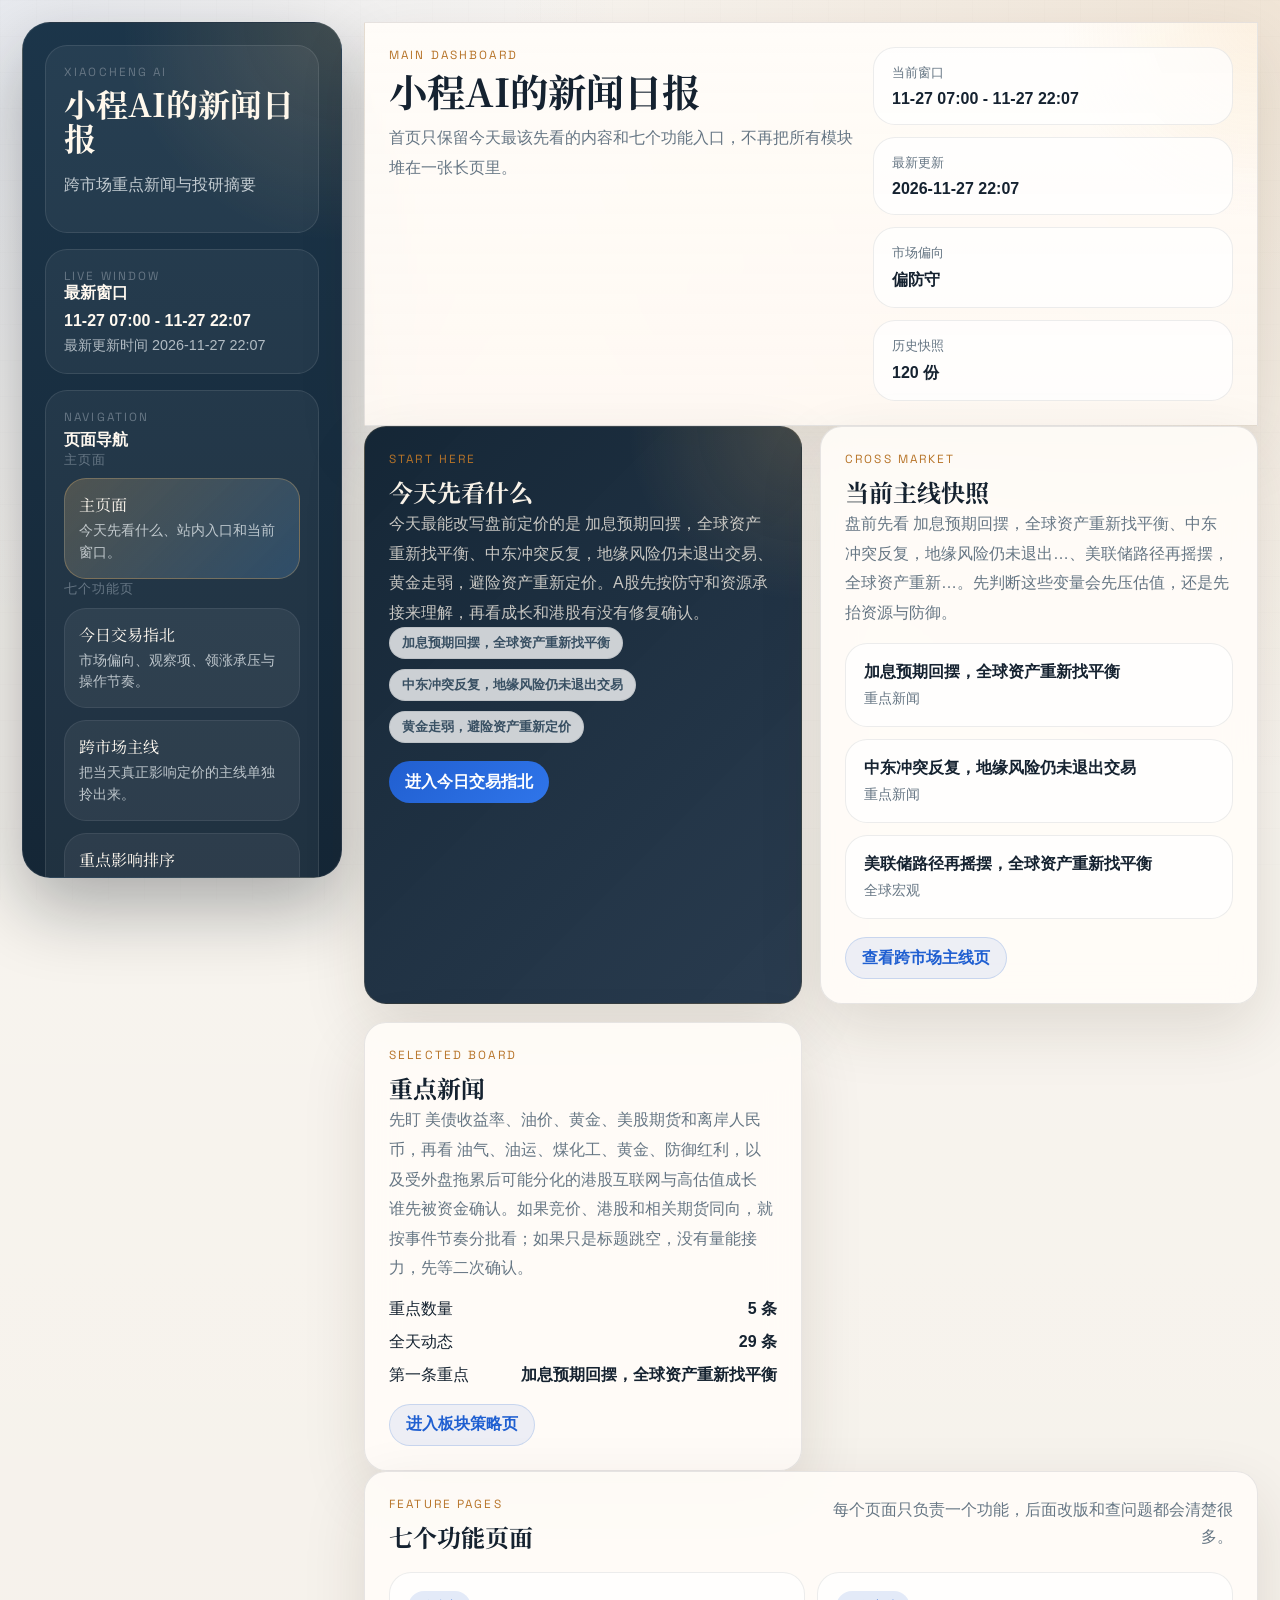
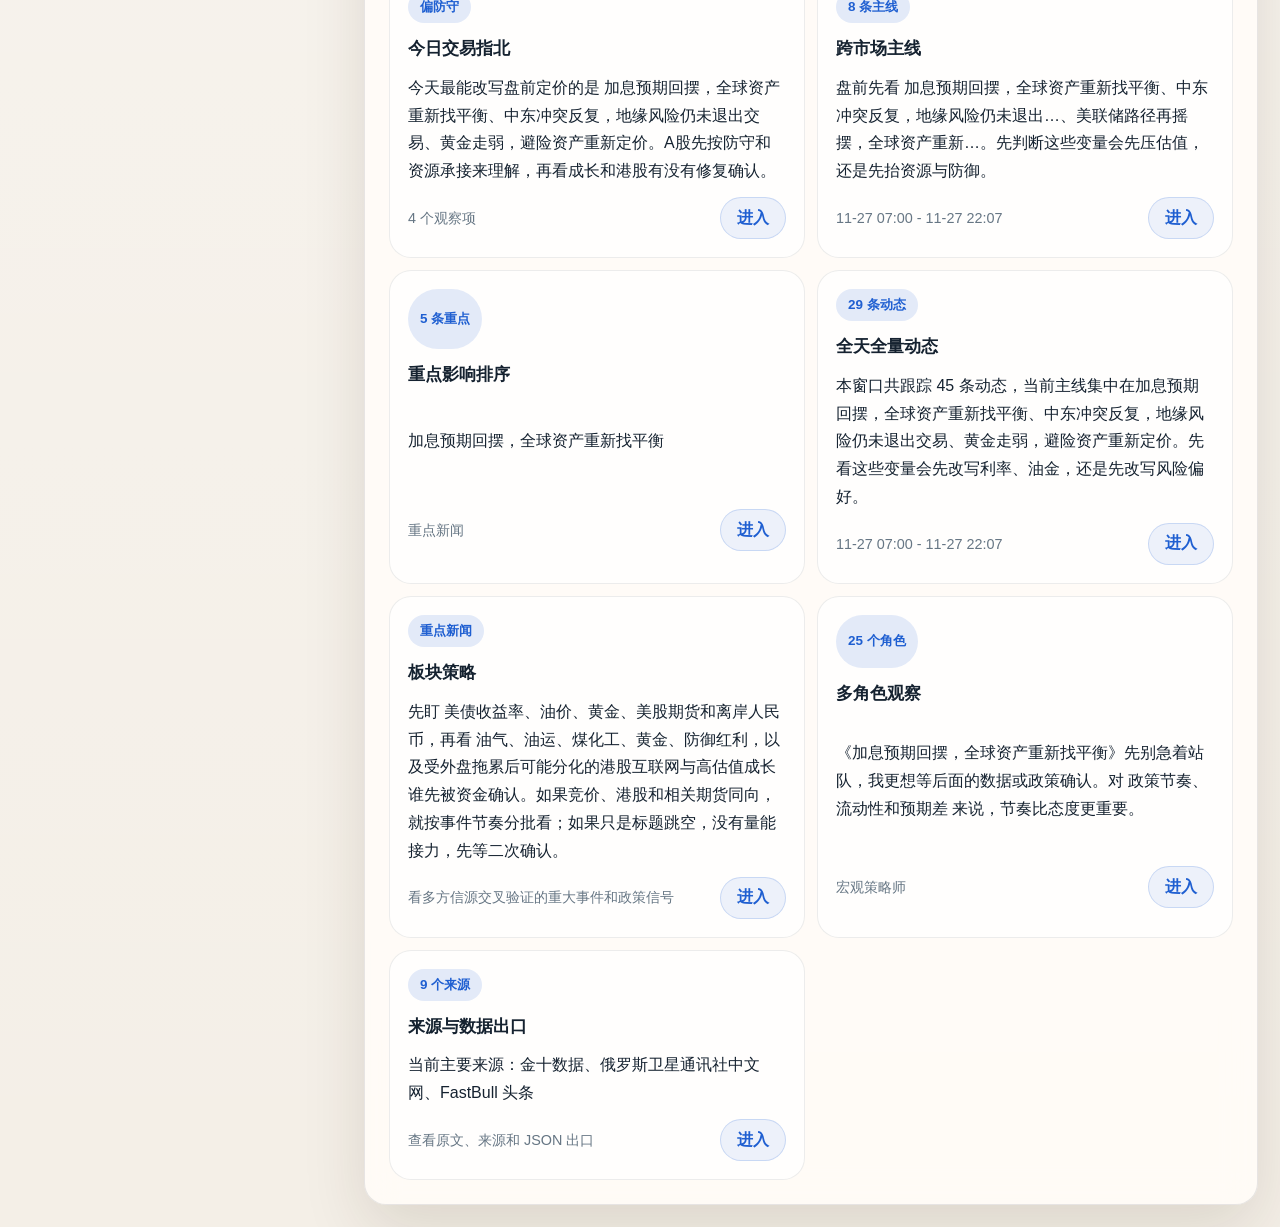
<file: docs/index.html>
<!doctype html>
<html lang="zh-CN">
  <head>
    <meta charset="utf-8" />
    <meta name="viewport" content="width=device-width, initial-scale=1" />
    <title>主页面 | 小程AI的新闻日报</title>
    <meta
      name="description"
      content="小程AI的新闻日报主页面：先看今天最重要的摘要，再进入七个独立功能页。"
    />
    <link rel="icon" href="./favicon.svg" type="image/svg+xml" />
    <link rel="preconnect" href="https://fonts.googleapis.com" />
    <link rel="preconnect" href="https://fonts.gstatic.com" crossorigin />
    <link
      href="https://fonts.googleapis.com/css2?family=Noto+Serif+SC:wght@600;700&family=IBM+Plex+Sans+SC:wght@400;500;600;700&family=Space+Grotesk:wght@500;700&display=swap"
      rel="stylesheet"
    />
    <link rel="stylesheet" href="./assets/app.css" />
    <script src="./assets/app.js" defer></script>
  </head>
  <body data-page="home">
    <div class="site-shell">
      <aside class="site-sidebar">
        <a class="brand-card" href="./index.html">
          <p class="eyebrow">XIAOCHENG AI</p>
          <h1 id="brand-title">小程AI的新闻日报</h1>
          <p class="brand-copy" id="brand-subtitle">跨市场重点新闻与投研摘要</p>
        </a>

        <section class="sidebar-card">
          <p class="eyebrow">Live Window</p>
          <h2 class="sidebar-section-title">最新窗口</h2>
          <strong class="sidebar-status-value" id="sidebar-window">等待最新窗口</strong>
          <span class="sidebar-status-meta" id="sidebar-generated">等待最新快照</span>
        </section>

        <section class="sidebar-card">
          <div class="sidebar-section-head">
            <p class="eyebrow">Navigation</p>
            <h2 class="sidebar-section-title">页面导航</h2>
          </div>
          <div id="sidebar-nav"></div>
        </section>

        <section class="sidebar-card">
          <div class="sidebar-section-head">
            <p class="eyebrow" id="sidebar-category-caption">当前板块上下文</p>
            <h2 class="sidebar-section-title">板块入口</h2>
            <p class="sidebar-copy" id="sidebar-category-summary">等待板块数据</p>
          </div>
          <div class="category-list" id="sidebar-categories"></div>
        </section>

        <section class="sidebar-card">
          <div class="sidebar-section-head">
            <p class="eyebrow">Author</p>
            <h2 class="sidebar-section-title" id="contact-author">乐毅</h2>
          </div>
          <div class="sidebar-contact-grid">
            <div class="sidebar-contact-link">
              <span>微信</span>
              <strong class="contact-strong" id="contact-wechat">cfu800</strong>
            </div>
            <a class="sidebar-contact-link" id="contact-email-link" href="mailto:3119268060@qq.com">
              <span>邮箱</span>
              <strong class="contact-strong" id="contact-email-value">3119268060@qq.com</strong>
            </a>
            <a class="sidebar-contact-link" id="repo-link" href="https://github.com/acc6cc6-png/daily-news-insight" target="_blank" rel="noreferrer">
              <span>仓库</span>
              <strong class="contact-strong">GitHub</strong>
            </a>
          </div>
        </section>
      </aside>

      <main class="site-main">
        <div id="page-root"></div>
      </main>
    </div>
  </body>
</html>
</file>
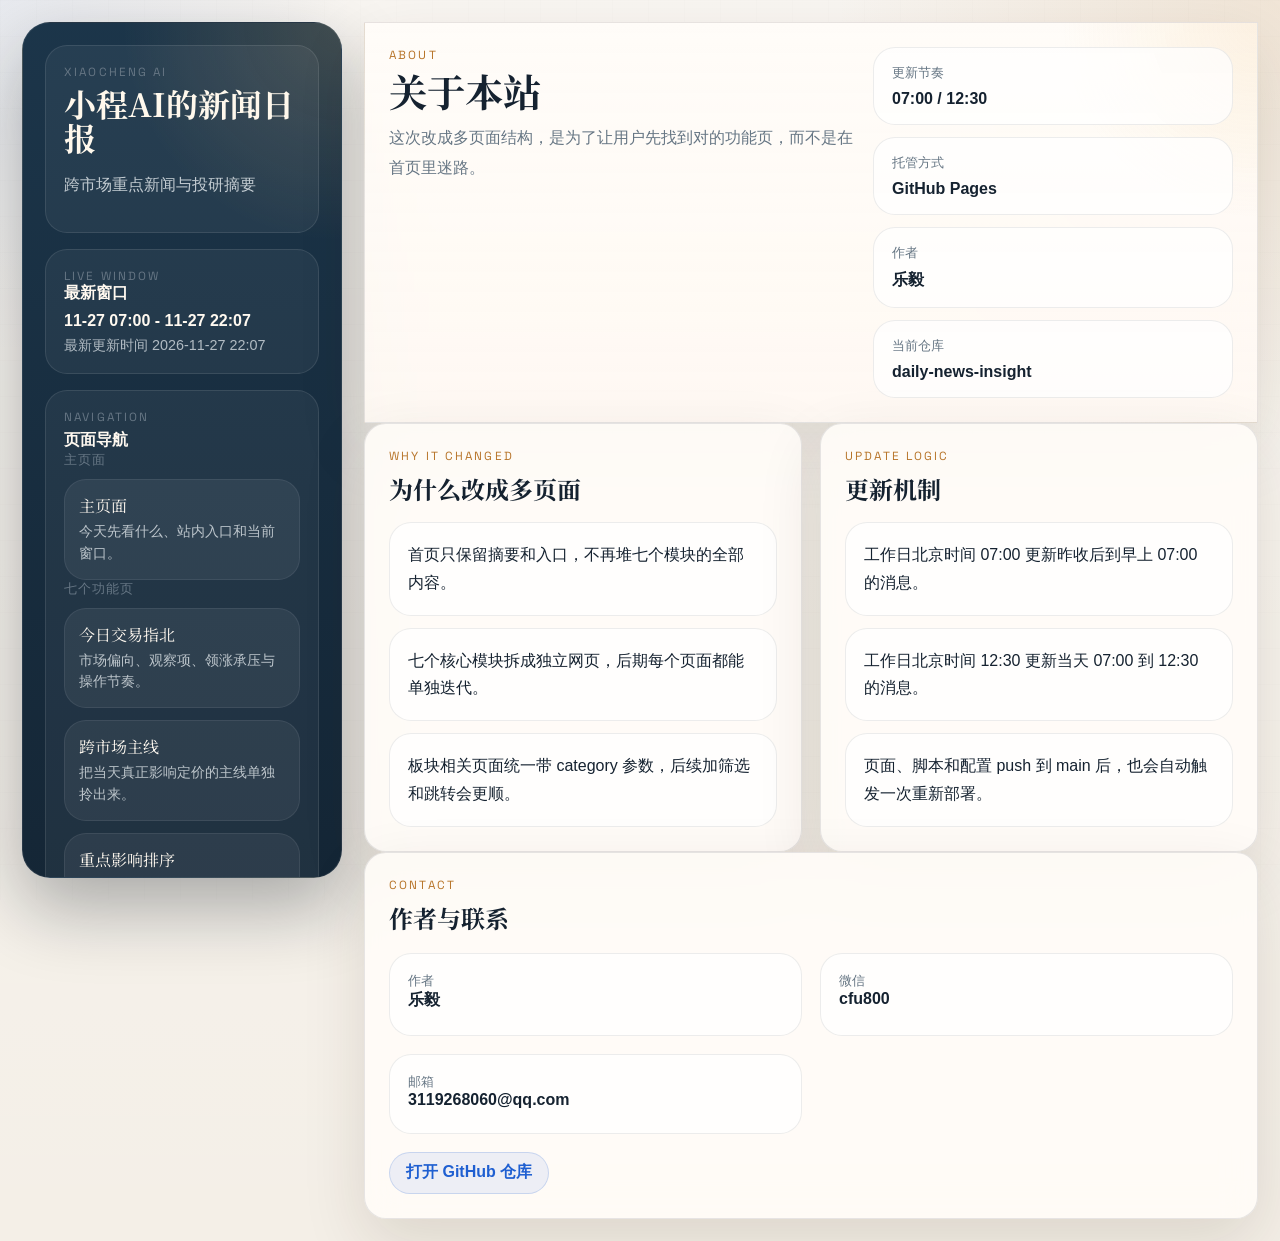
<file: docs/about.html>
<!doctype html>
<html lang="zh-CN">
  <head>
    <meta charset="utf-8" />
    <meta name="viewport" content="width=device-width, initial-scale=1" />
    <title>关于本站 | 小程AI的新闻日报</title>
    <meta name="description" content="了解小程AI的新闻日报的多页面结构、更新机制和部署方式。" />
    <link rel="icon" href="./favicon.svg" type="image/svg+xml" />
    <link rel="preconnect" href="https://fonts.googleapis.com" />
    <link rel="preconnect" href="https://fonts.gstatic.com" crossorigin />
    <link href="https://fonts.googleapis.com/css2?family=Noto+Serif+SC:wght@600;700&family=IBM+Plex+Sans+SC:wght@400;500;600;700&family=Space+Grotesk:wght@500;700&display=swap" rel="stylesheet" />
    <link rel="stylesheet" href="./assets/app.css" />
    <script src="./assets/app.js" defer></script>
  </head>
  <body data-page="about">
    <div class="site-shell">
      <aside class="site-sidebar">
        <a class="brand-card" href="./index.html">
          <p class="eyebrow">XIAOCHENG AI</p>
          <h1 id="brand-title">小程AI的新闻日报</h1>
          <p class="brand-copy" id="brand-subtitle">跨市场重点新闻与投研摘要</p>
        </a>
        <section class="sidebar-card">
          <p class="eyebrow">Live Window</p>
          <h2 class="sidebar-section-title">最新窗口</h2>
          <strong class="sidebar-status-value" id="sidebar-window">等待最新窗口</strong>
          <span class="sidebar-status-meta" id="sidebar-generated">等待最新快照</span>
        </section>
        <section class="sidebar-card">
          <div class="sidebar-section-head">
            <p class="eyebrow">Navigation</p>
            <h2 class="sidebar-section-title">页面导航</h2>
          </div>
          <div id="sidebar-nav"></div>
        </section>
        <section class="sidebar-card">
          <div class="sidebar-section-head">
            <p class="eyebrow" id="sidebar-category-caption">快速进入板块页</p>
            <h2 class="sidebar-section-title">板块入口</h2>
            <p class="sidebar-copy" id="sidebar-category-summary">等待板块数据</p>
          </div>
          <div class="category-list" id="sidebar-categories"></div>
        </section>
        <section class="sidebar-card">
          <div class="sidebar-section-head">
            <p class="eyebrow">Author</p>
            <h2 class="sidebar-section-title" id="contact-author">乐毅</h2>
          </div>
          <div class="sidebar-contact-grid">
            <div class="sidebar-contact-link"><span>微信</span><strong class="contact-strong" id="contact-wechat">cfu800</strong></div>
            <a class="sidebar-contact-link" id="contact-email-link" href="mailto:3119268060@qq.com"><span>邮箱</span><strong class="contact-strong" id="contact-email-value">3119268060@qq.com</strong></a>
            <a class="sidebar-contact-link" id="repo-link" href="https://github.com/acc6cc6-png/daily-news-insight" target="_blank" rel="noreferrer"><span>仓库</span><strong class="contact-strong">GitHub</strong></a>
          </div>
        </section>
      </aside>
      <main class="site-main"><div id="page-root"></div></main>
    </div>
  </body>
</html>
</file>
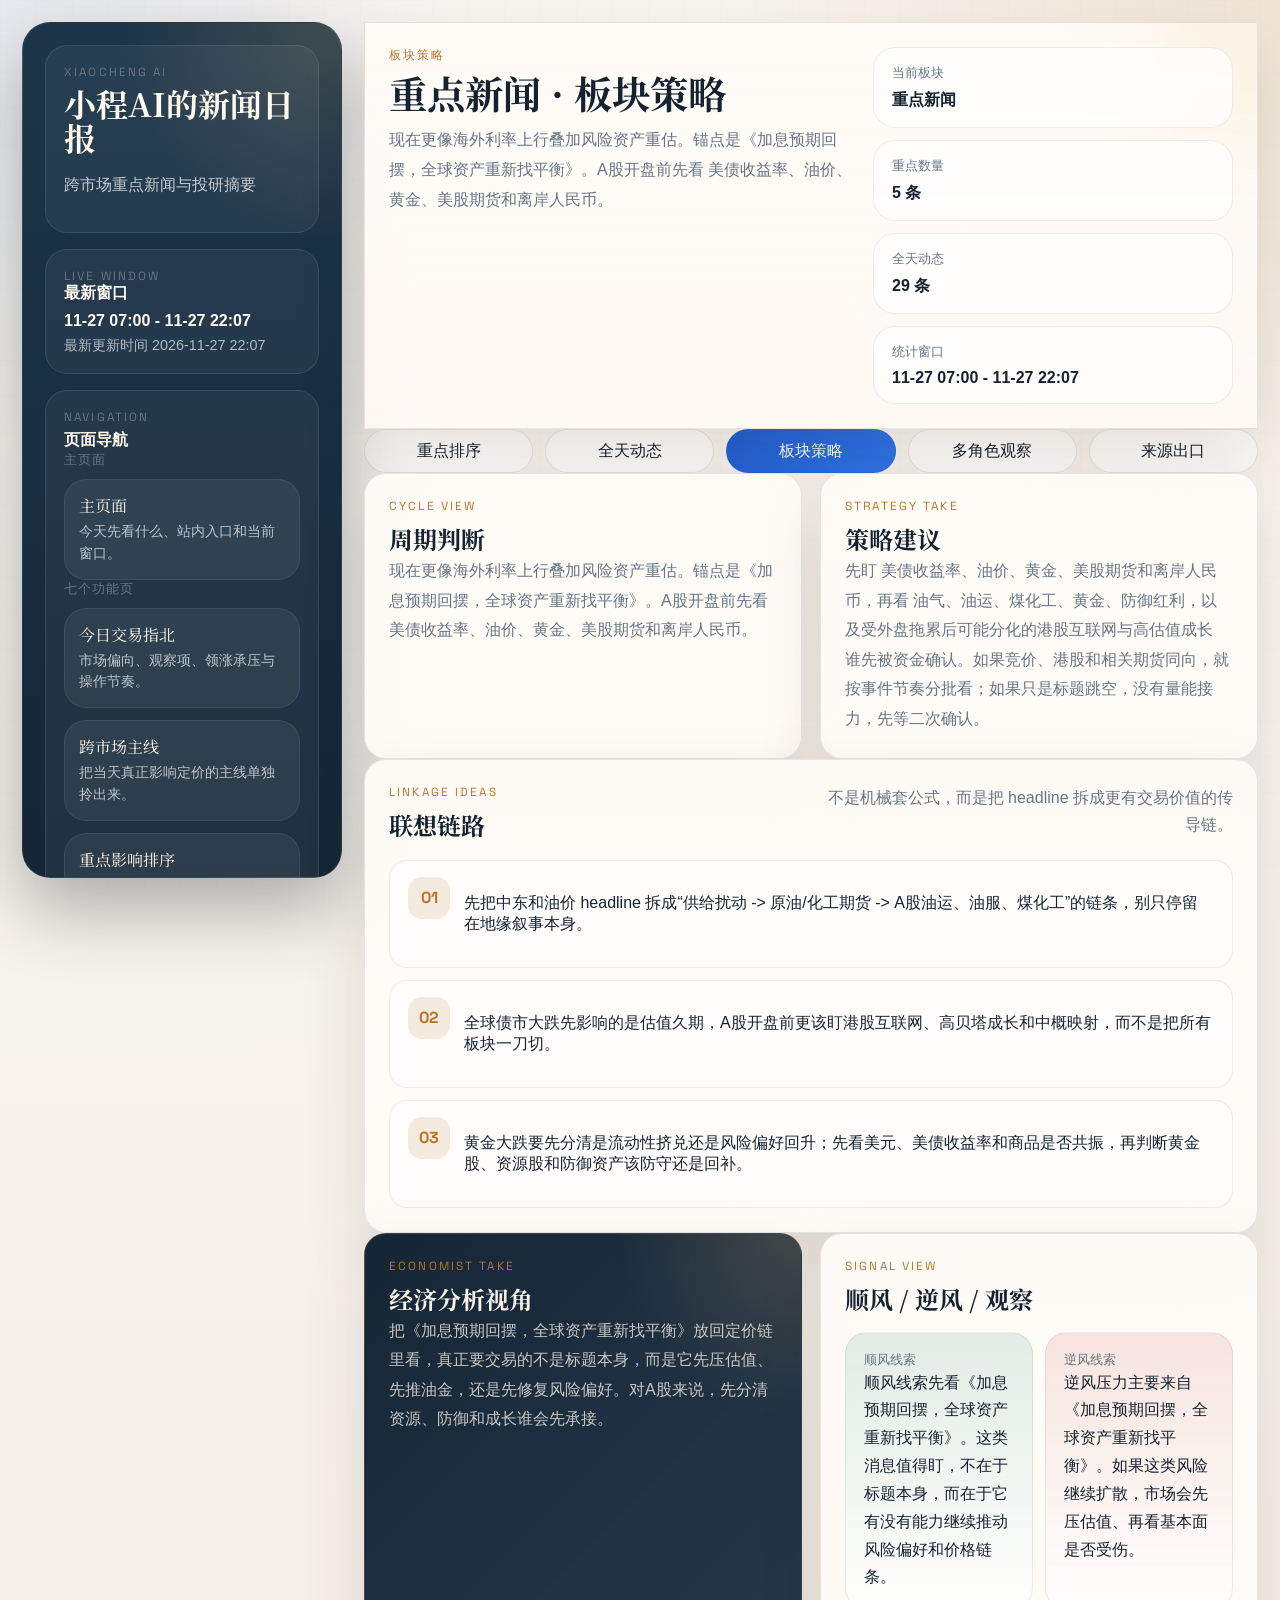
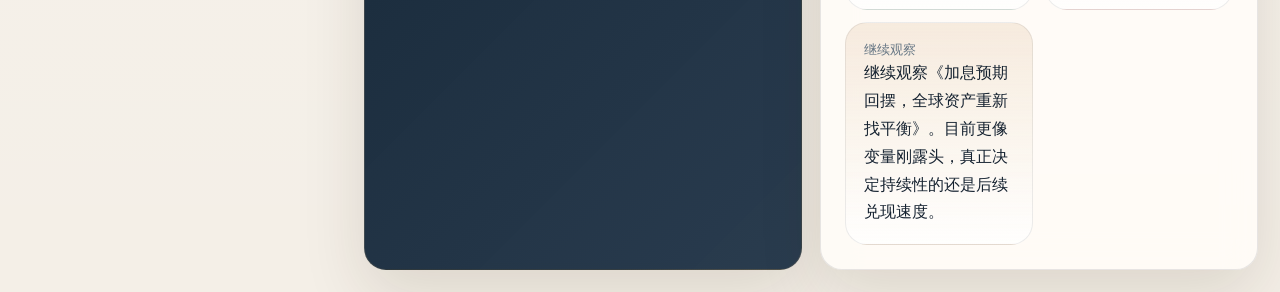
<file: docs/boards.html>
<!doctype html>
<html lang="zh-CN">
  <head>
    <meta charset="utf-8" />
    <meta name="viewport" content="width=device-width, initial-scale=1" />
    <title>板块策略 | 小程AI的新闻日报</title>
    <meta name="description" content="查看板块策略、周期判断、联想链路和经济分析视角。" />
    <link rel="icon" href="./favicon.svg" type="image/svg+xml" />
    <link rel="preconnect" href="https://fonts.googleapis.com" />
    <link rel="preconnect" href="https://fonts.gstatic.com" crossorigin />
    <link href="https://fonts.googleapis.com/css2?family=Noto+Serif+SC:wght@600;700&family=IBM+Plex+Sans+SC:wght@400;500;600;700&family=Space+Grotesk:wght@500;700&display=swap" rel="stylesheet" />
    <link rel="stylesheet" href="./assets/app.css" />
    <script src="./assets/app.js" defer></script>
  </head>
  <body data-page="boards">
    <div class="site-shell">
      <aside class="site-sidebar">
        <a class="brand-card" href="./index.html"><p class="eyebrow">XIAOCHENG AI</p><h1 id="brand-title">小程AI的新闻日报</h1><p class="brand-copy" id="brand-subtitle">跨市场重点新闻与投研摘要</p></a>
        <section class="sidebar-card"><p class="eyebrow">Live Window</p><h2 class="sidebar-section-title">最新窗口</h2><strong class="sidebar-status-value" id="sidebar-window">等待最新窗口</strong><span class="sidebar-status-meta" id="sidebar-generated">等待最新快照</span></section>
        <section class="sidebar-card"><div class="sidebar-section-head"><p class="eyebrow">Navigation</p><h2 class="sidebar-section-title">页面导航</h2></div><div id="sidebar-nav"></div></section>
        <section class="sidebar-card"><div class="sidebar-section-head"><p class="eyebrow" id="sidebar-category-caption">当前板块上下文</p><h2 class="sidebar-section-title">板块入口</h2><p class="sidebar-copy" id="sidebar-category-summary">等待板块数据</p></div><div class="category-list" id="sidebar-categories"></div></section>
        <section class="sidebar-card"><div class="sidebar-section-head"><p class="eyebrow">Author</p><h2 class="sidebar-section-title" id="contact-author">乐毅</h2></div><div class="sidebar-contact-grid"><div class="sidebar-contact-link"><span>微信</span><strong class="contact-strong" id="contact-wechat">cfu800</strong></div><a class="sidebar-contact-link" id="contact-email-link" href="mailto:3119268060@qq.com"><span>邮箱</span><strong class="contact-strong" id="contact-email-value">3119268060@qq.com</strong></a><a class="sidebar-contact-link" id="repo-link" href="https://github.com/acc6cc6-png/daily-news-insight" target="_blank" rel="noreferrer"><span>仓库</span><strong class="contact-strong">GitHub</strong></a></div></section>
      </aside>
      <main class="site-main"><div id="page-root"></div></main>
    </div>
  </body>
</html>
</file>
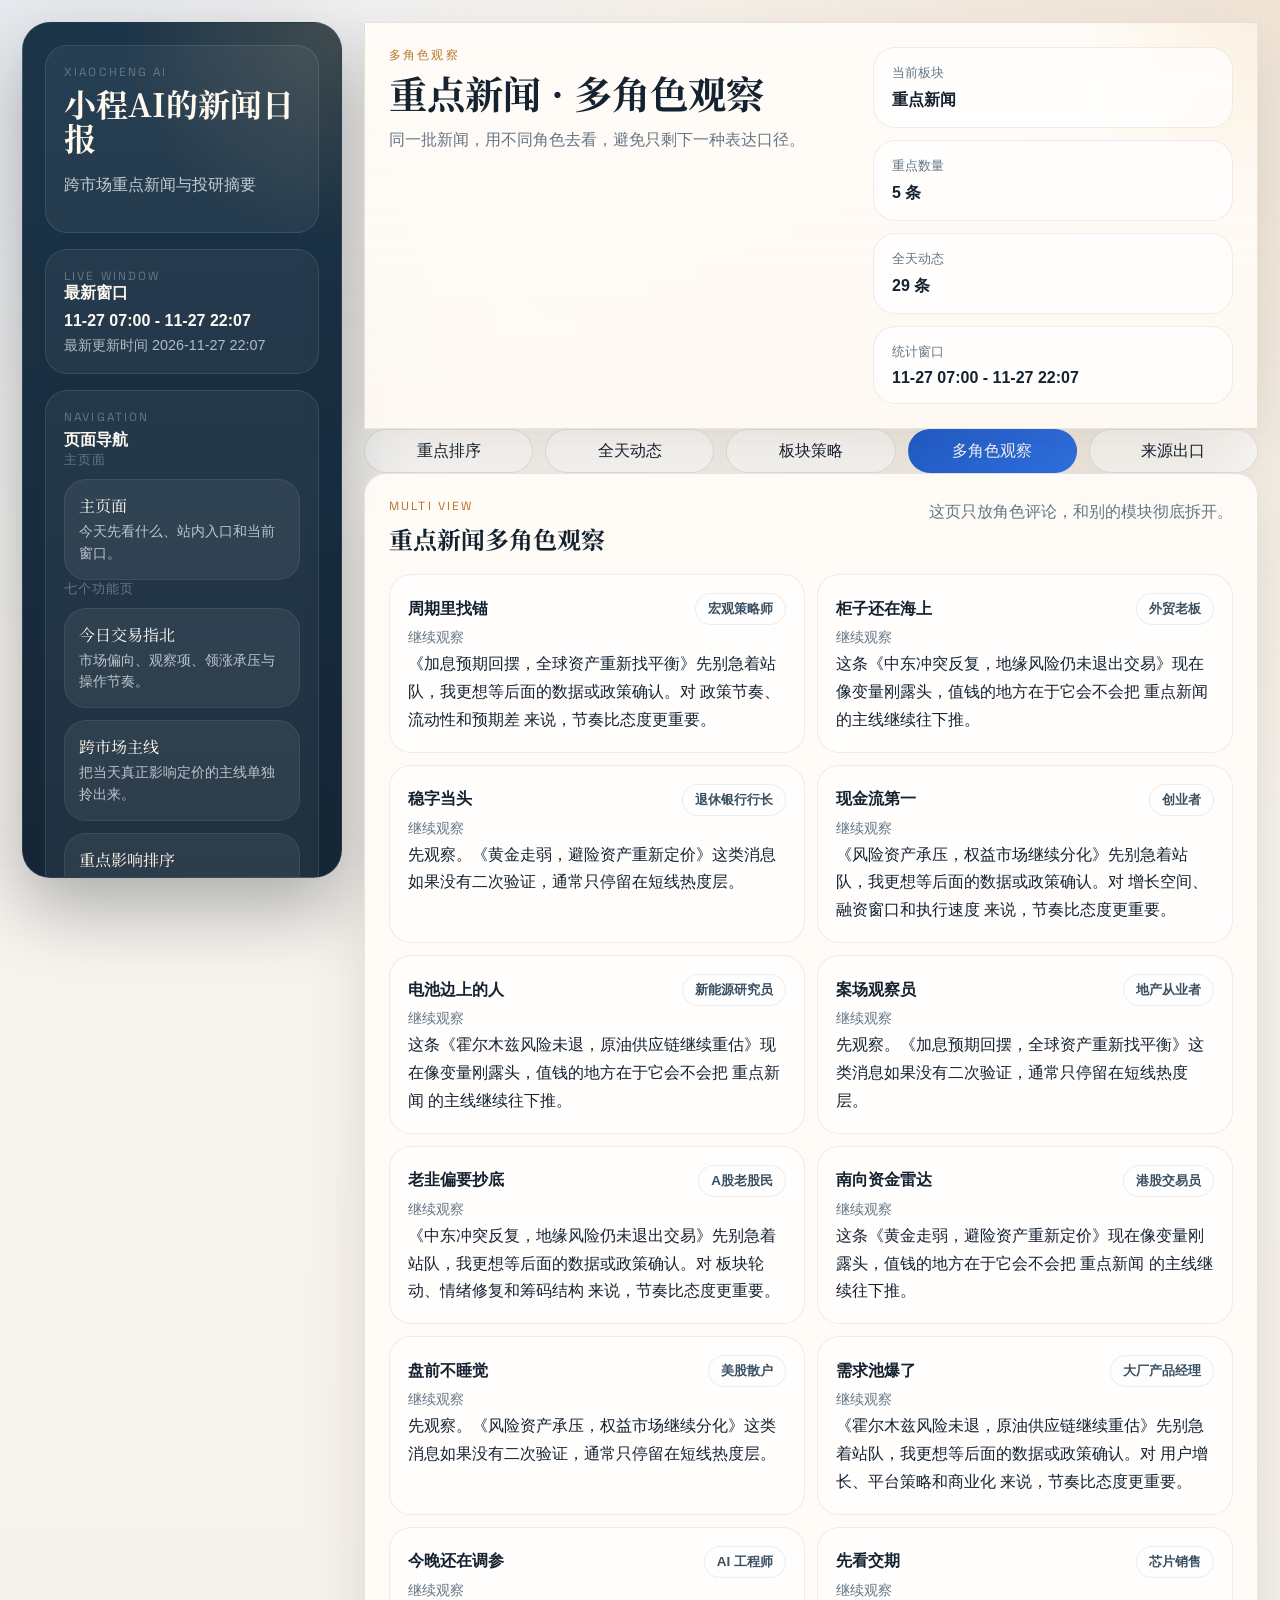
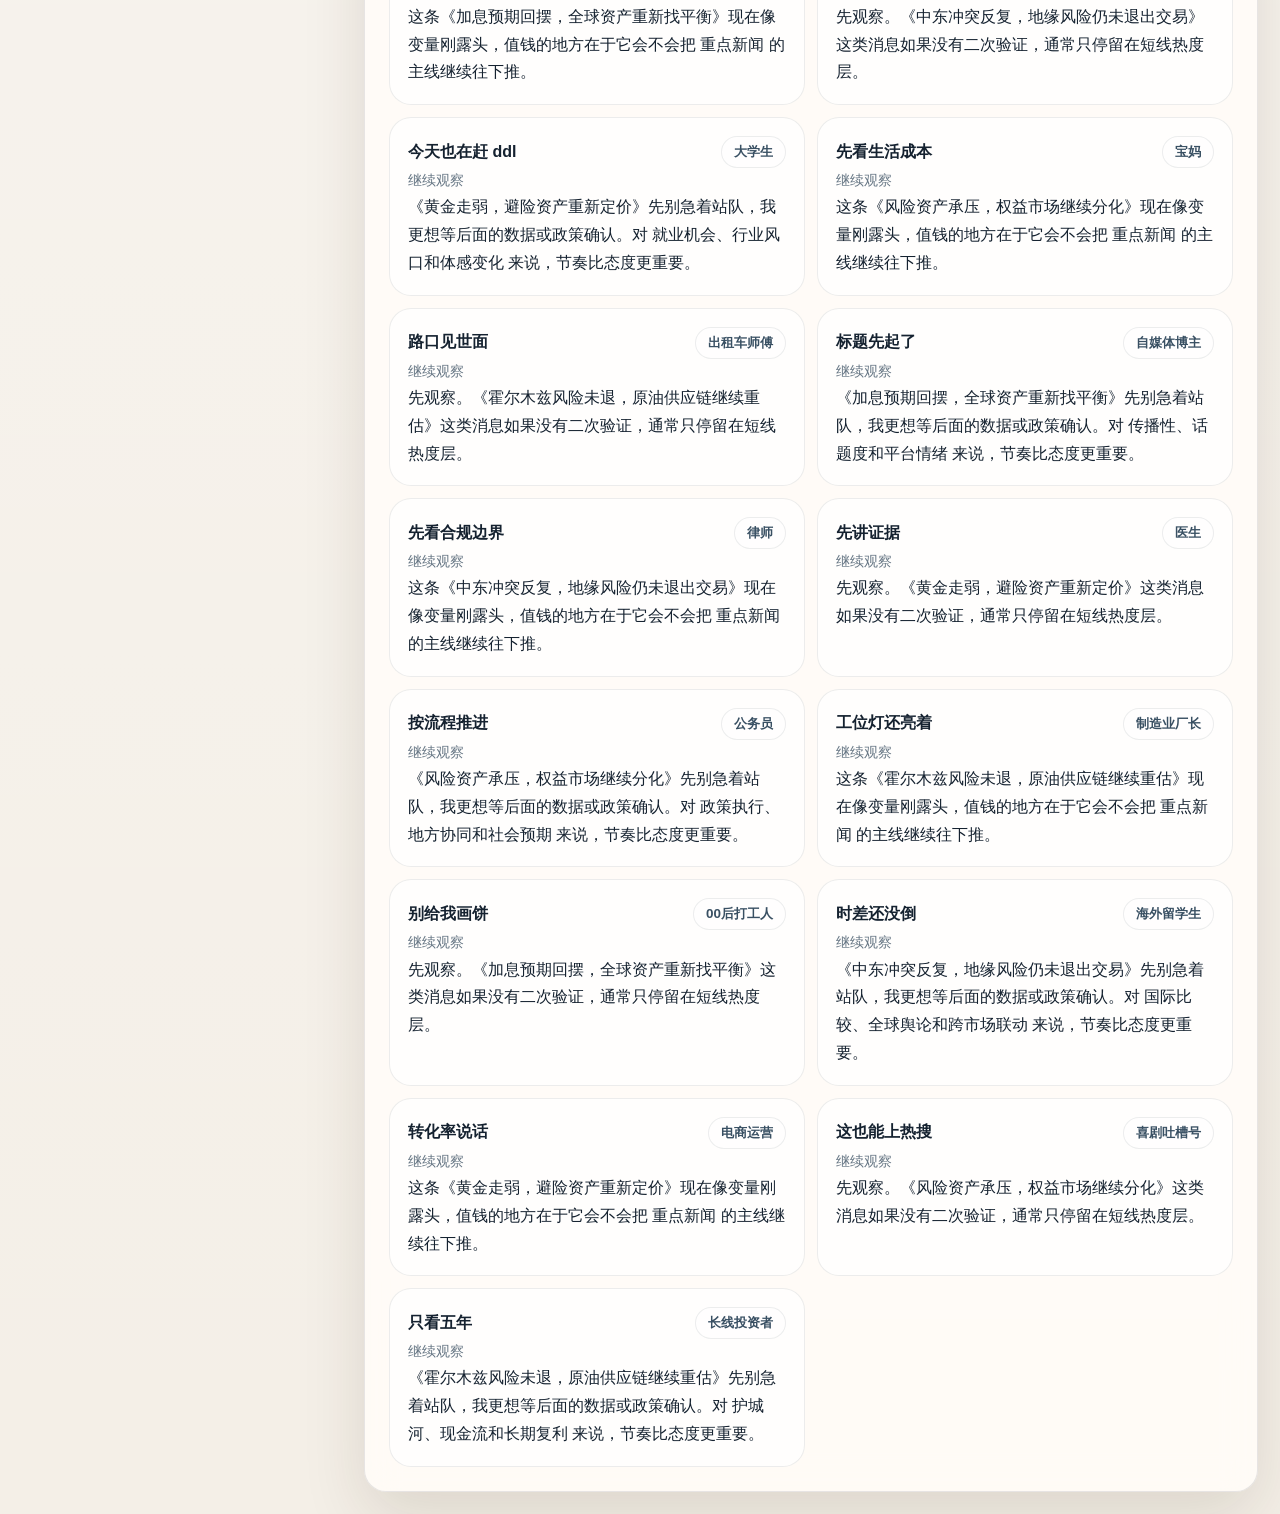
<file: docs/comments.html>
<!doctype html>
<html lang="zh-CN">
  <head>
    <meta charset="utf-8" />
    <meta name="viewport" content="width=device-width, initial-scale=1" />
    <title>多角色观察 | 小程AI的新闻日报</title>
    <meta name="description" content="查看同一批新闻在不同角色视角下的观察内容。" />
    <link rel="icon" href="./favicon.svg" type="image/svg+xml" />
    <link rel="preconnect" href="https://fonts.googleapis.com" />
    <link rel="preconnect" href="https://fonts.gstatic.com" crossorigin />
    <link href="https://fonts.googleapis.com/css2?family=Noto+Serif+SC:wght@600;700&family=IBM+Plex+Sans+SC:wght@400;500;600;700&family=Space+Grotesk:wght@500;700&display=swap" rel="stylesheet" />
    <link rel="stylesheet" href="./assets/app.css" />
    <script src="./assets/app.js" defer></script>
  </head>
  <body data-page="comments">
    <div class="site-shell">
      <aside class="site-sidebar">
        <a class="brand-card" href="./index.html"><p class="eyebrow">XIAOCHENG AI</p><h1 id="brand-title">小程AI的新闻日报</h1><p class="brand-copy" id="brand-subtitle">跨市场重点新闻与投研摘要</p></a>
        <section class="sidebar-card"><p class="eyebrow">Live Window</p><h2 class="sidebar-section-title">最新窗口</h2><strong class="sidebar-status-value" id="sidebar-window">等待最新窗口</strong><span class="sidebar-status-meta" id="sidebar-generated">等待最新快照</span></section>
        <section class="sidebar-card"><div class="sidebar-section-head"><p class="eyebrow">Navigation</p><h2 class="sidebar-section-title">页面导航</h2></div><div id="sidebar-nav"></div></section>
        <section class="sidebar-card"><div class="sidebar-section-head"><p class="eyebrow" id="sidebar-category-caption">当前板块上下文</p><h2 class="sidebar-section-title">板块入口</h2><p class="sidebar-copy" id="sidebar-category-summary">等待板块数据</p></div><div class="category-list" id="sidebar-categories"></div></section>
        <section class="sidebar-card"><div class="sidebar-section-head"><p class="eyebrow">Author</p><h2 class="sidebar-section-title" id="contact-author">乐毅</h2></div><div class="sidebar-contact-grid"><div class="sidebar-contact-link"><span>微信</span><strong class="contact-strong" id="contact-wechat">cfu800</strong></div><a class="sidebar-contact-link" id="contact-email-link" href="mailto:3119268060@qq.com"><span>邮箱</span><strong class="contact-strong" id="contact-email-value">3119268060@qq.com</strong></a><a class="sidebar-contact-link" id="repo-link" href="https://github.com/acc6cc6-png/daily-news-insight" target="_blank" rel="noreferrer"><span>仓库</span><strong class="contact-strong">GitHub</strong></a></div></section>
      </aside>
      <main class="site-main"><div id="page-root"></div></main>
    </div>
  </body>
</html>
</file>
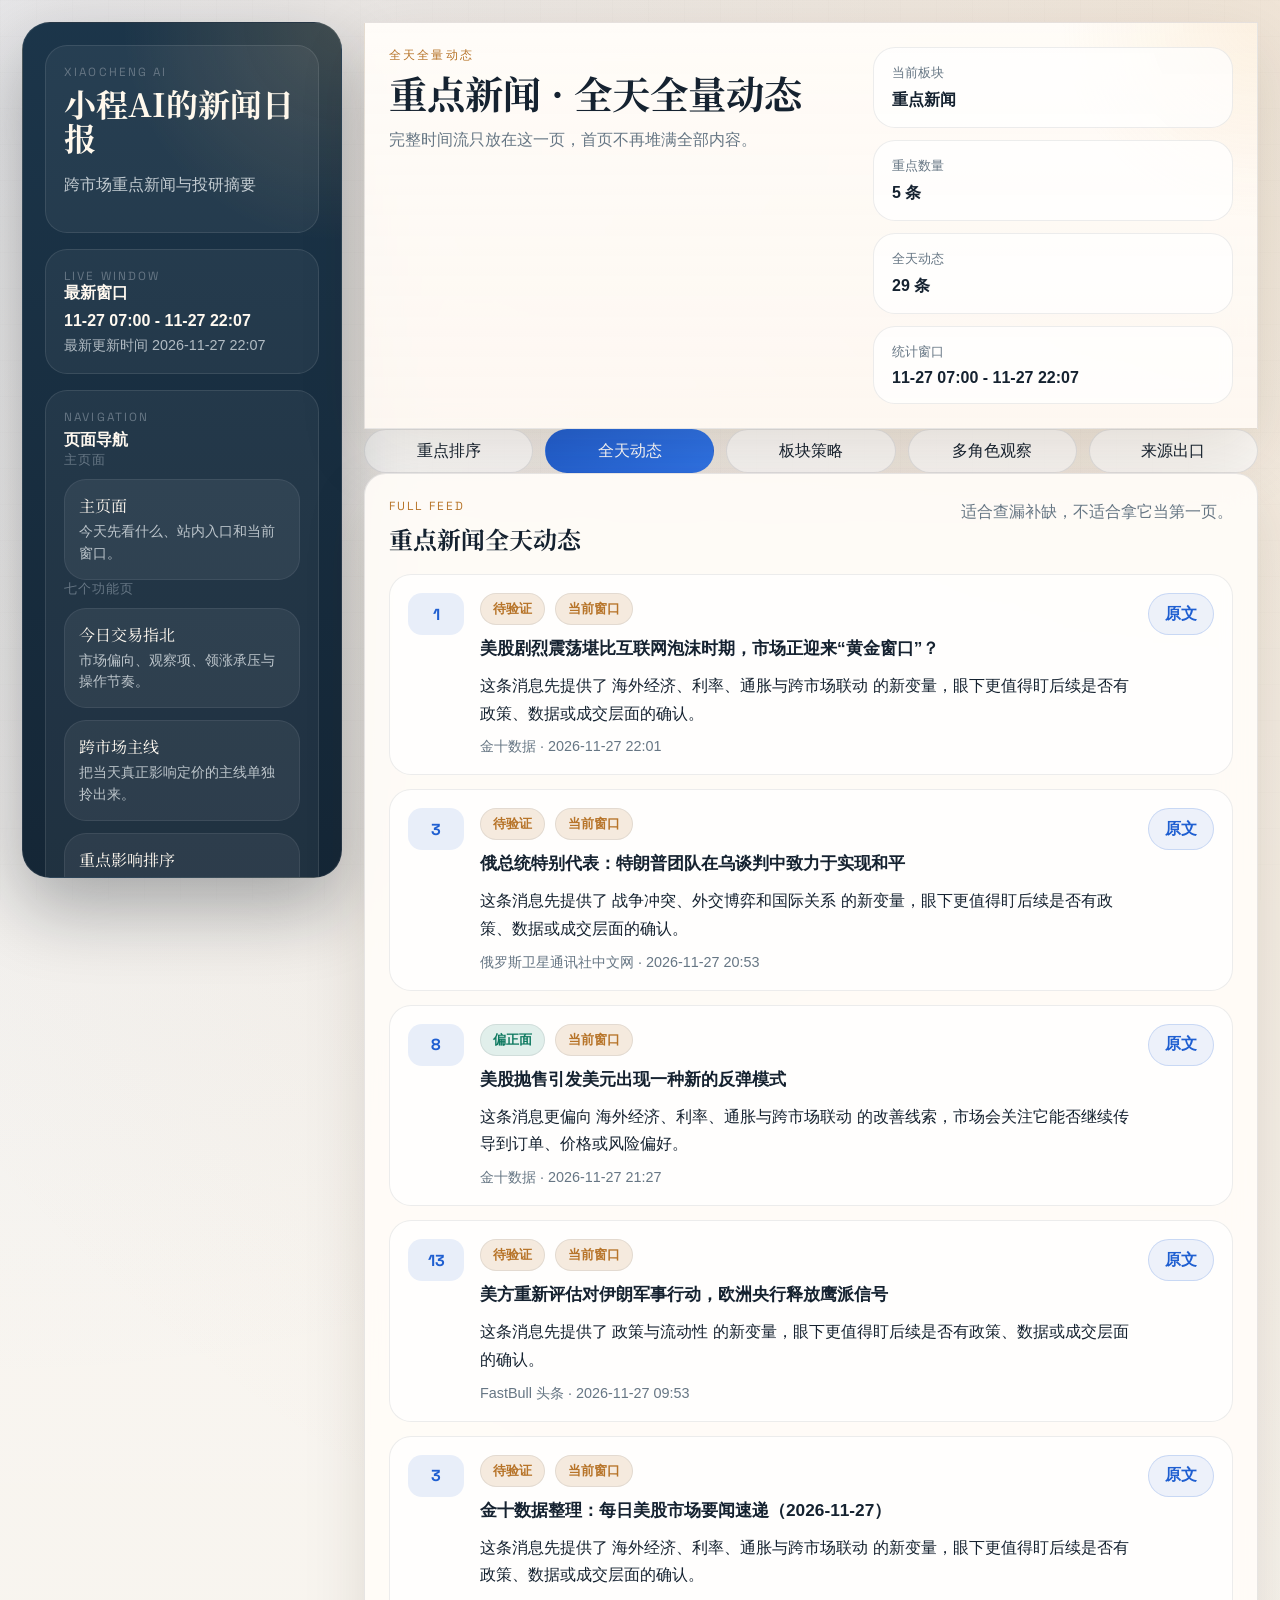
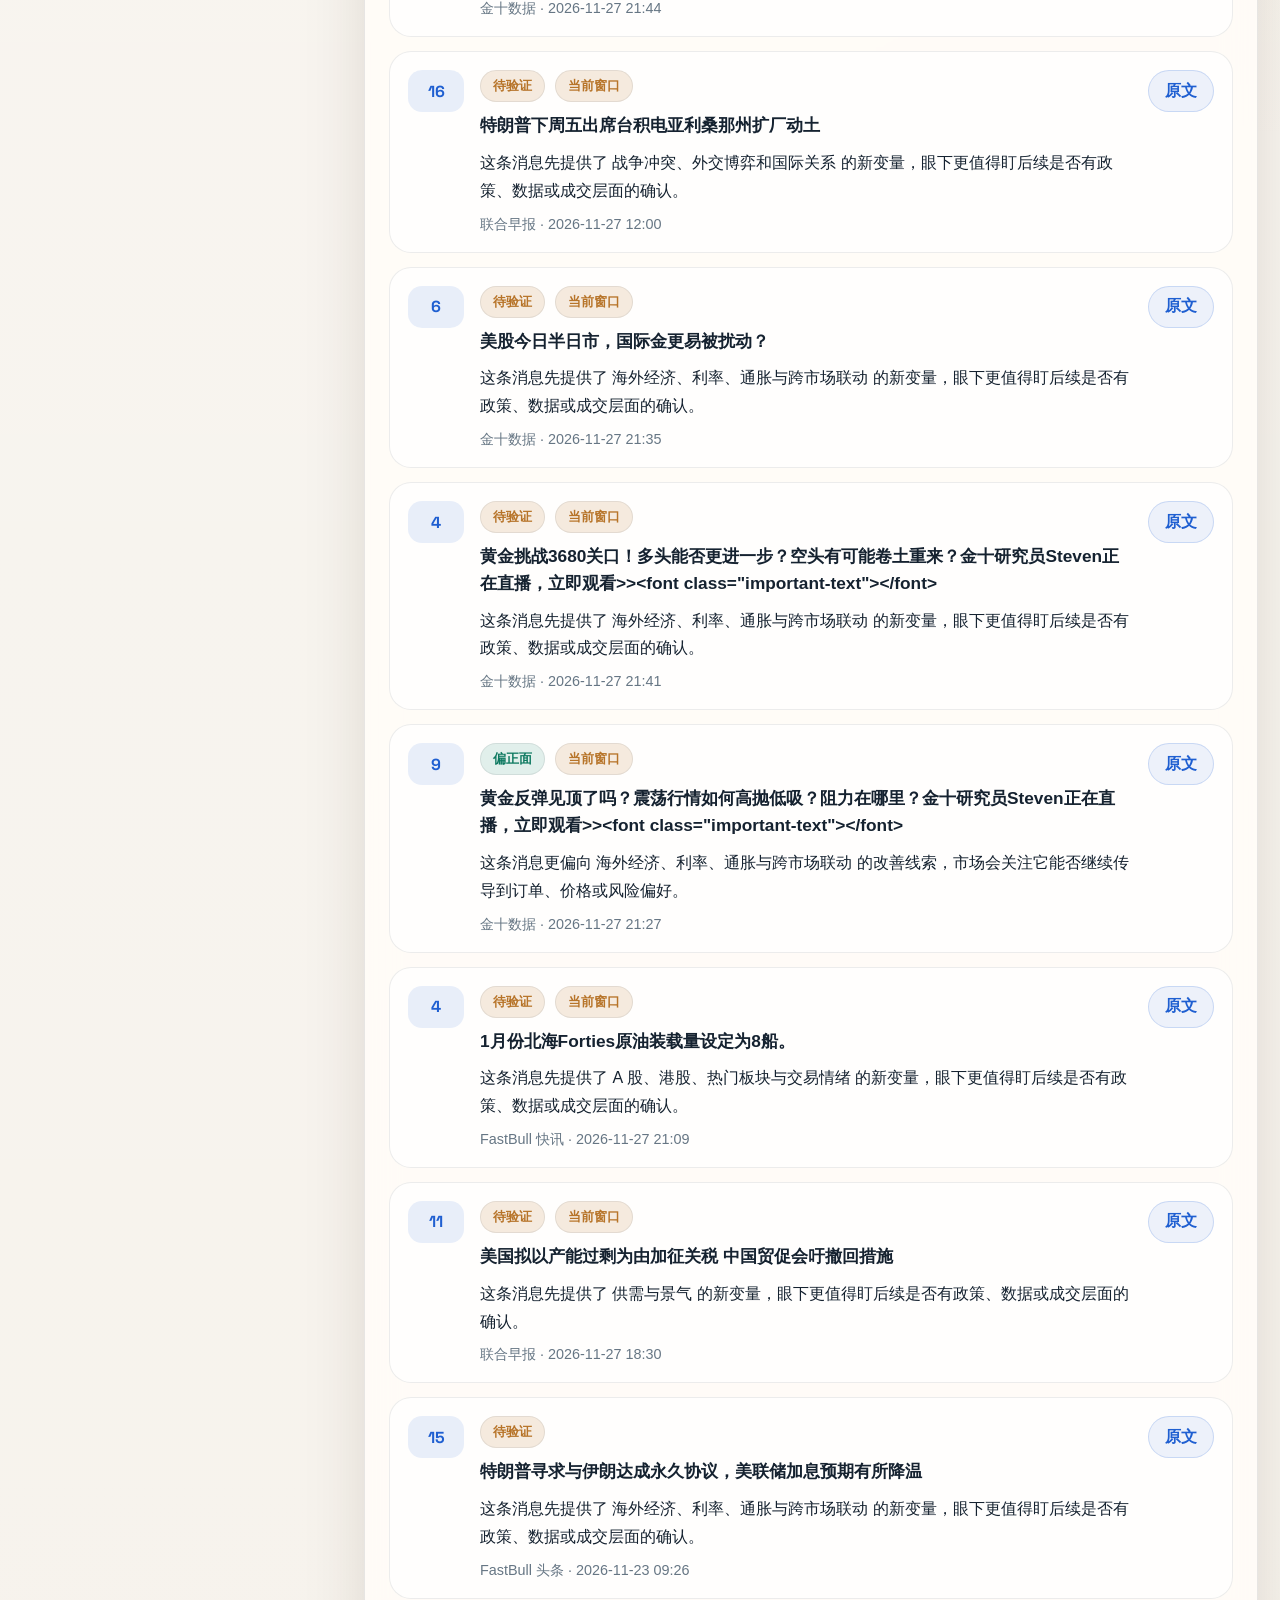
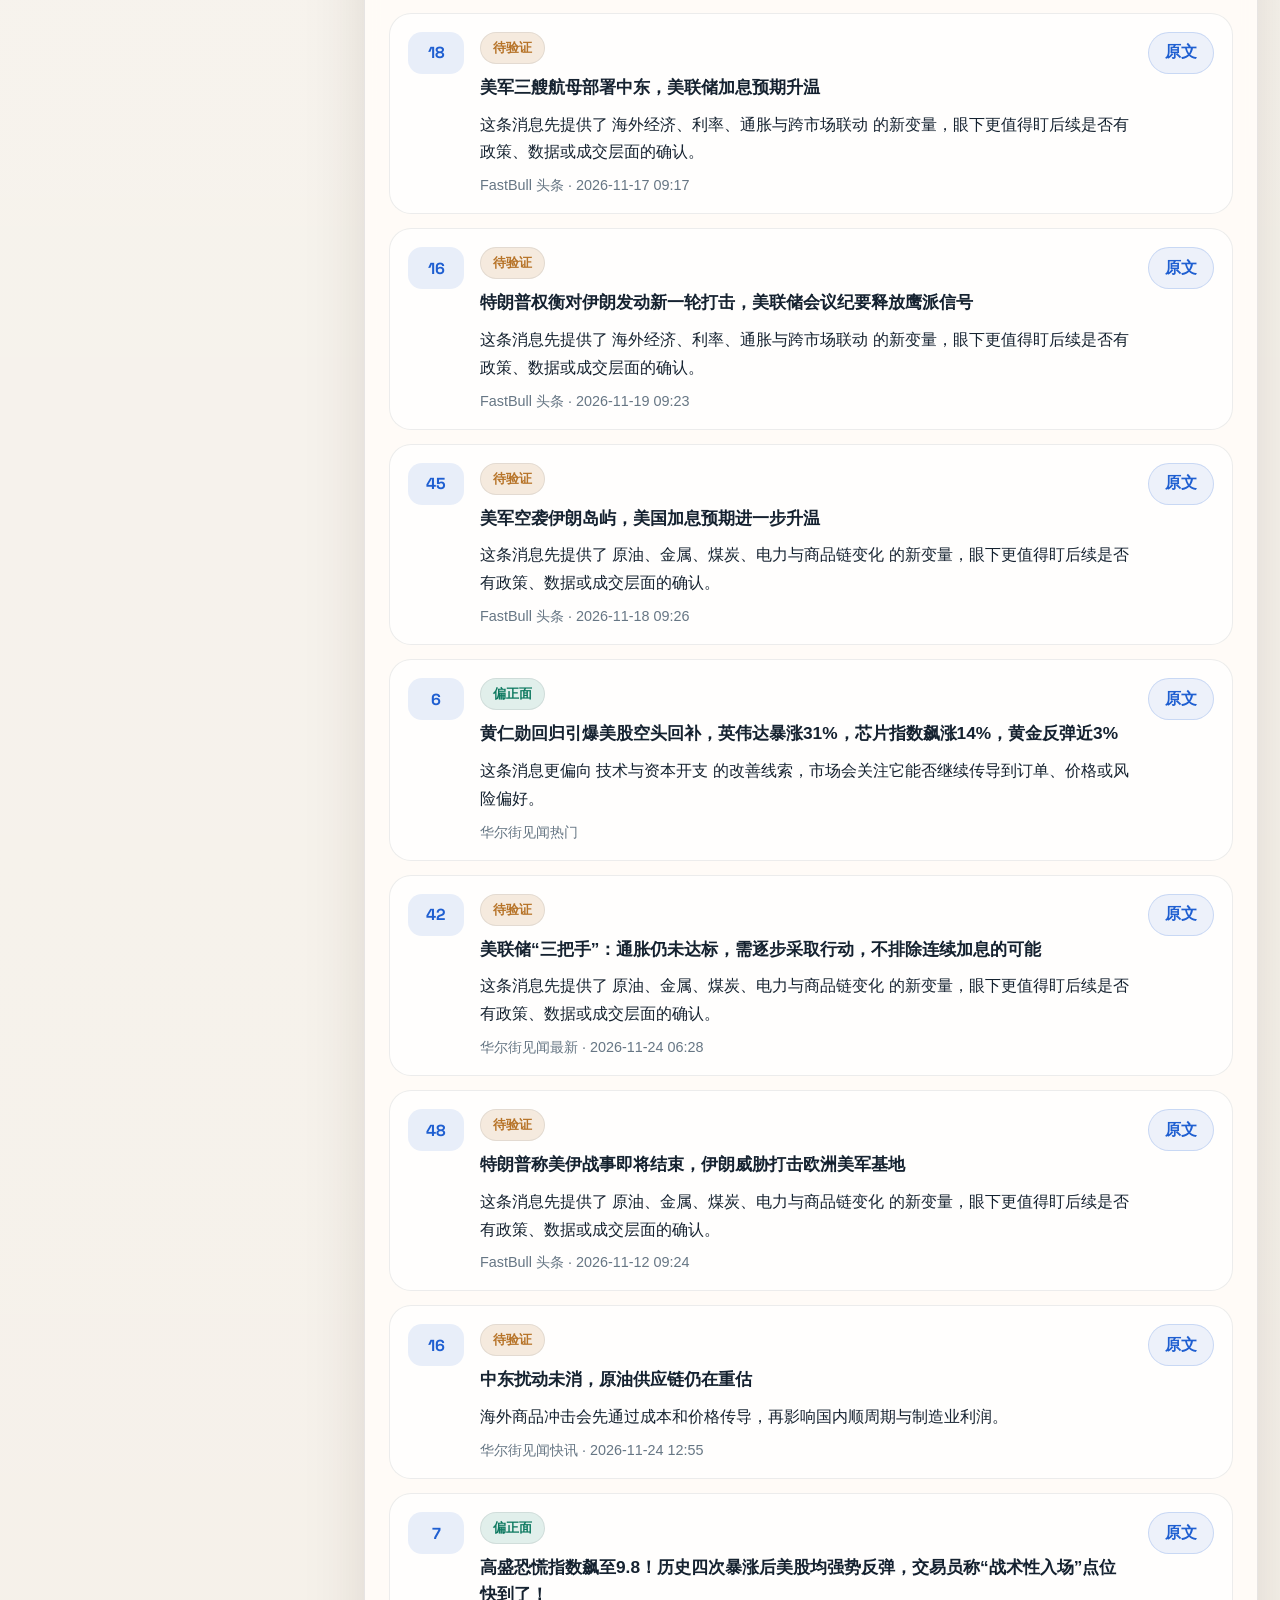
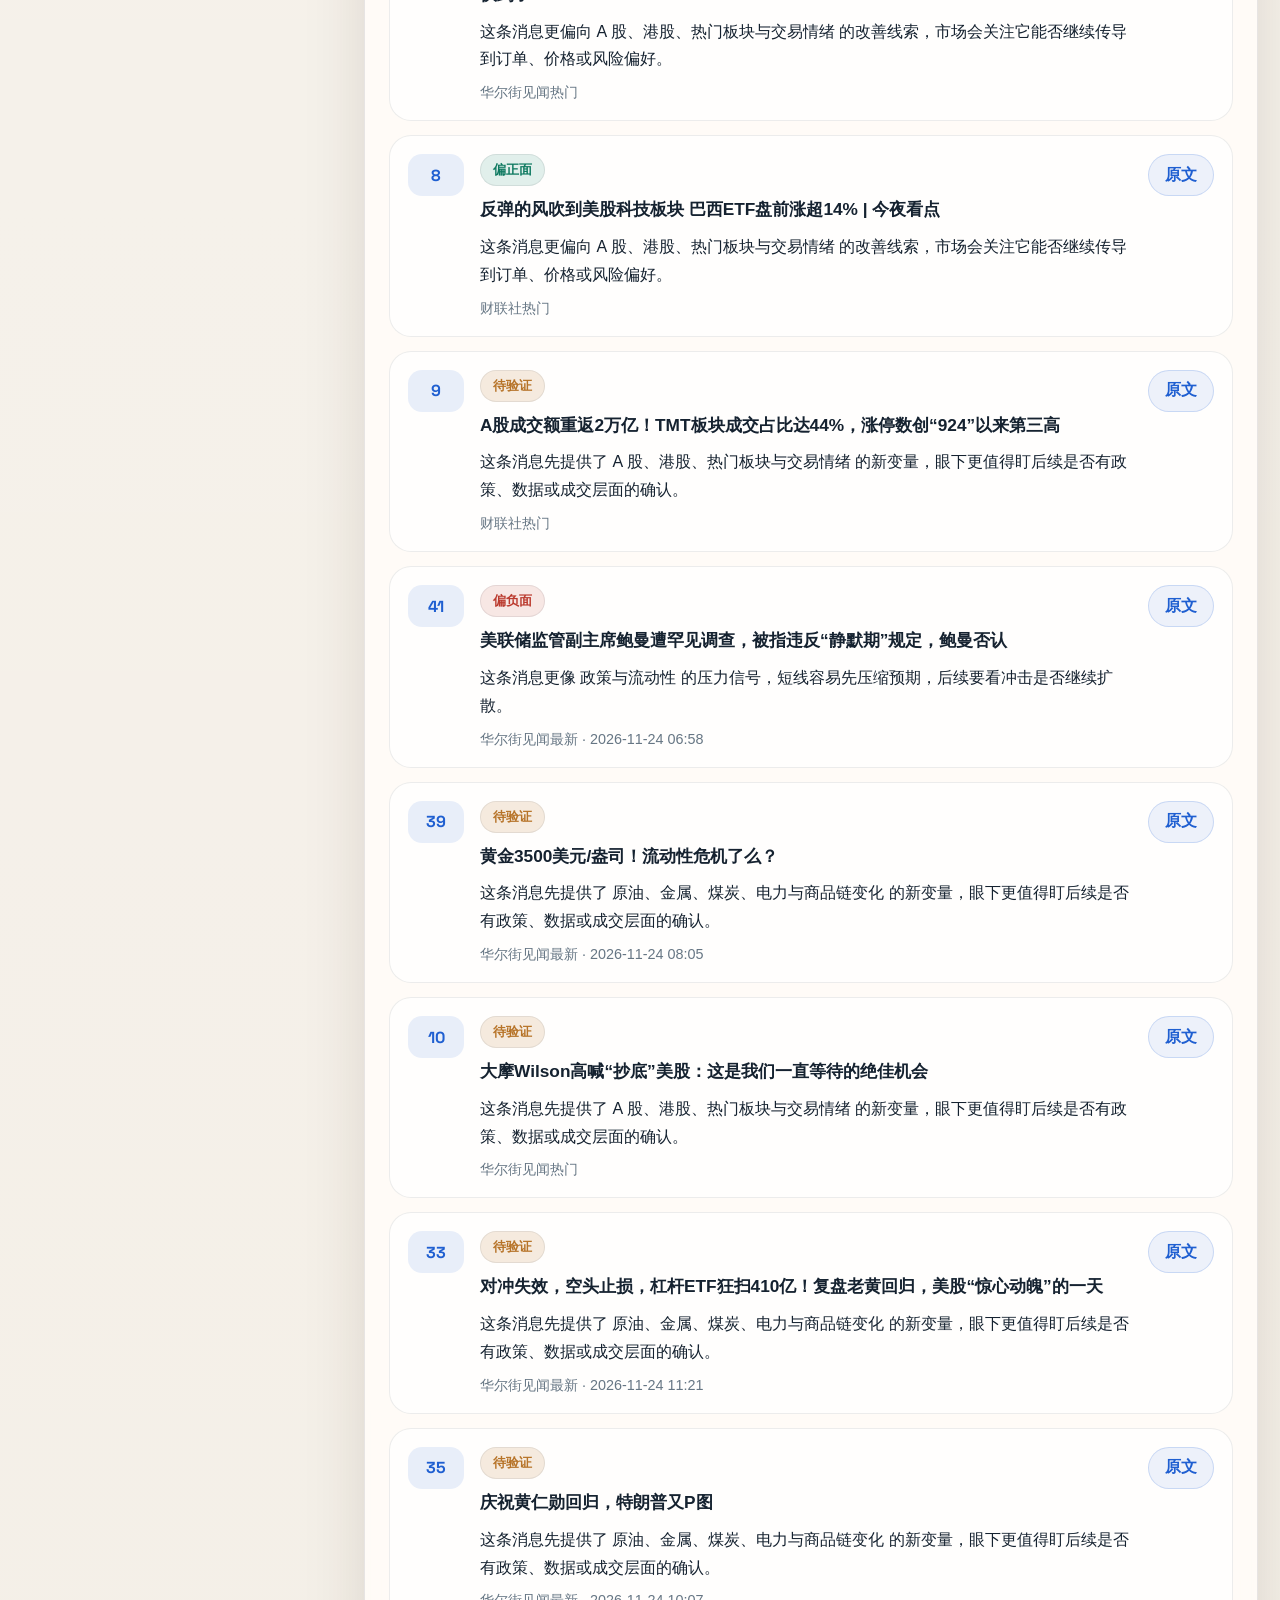
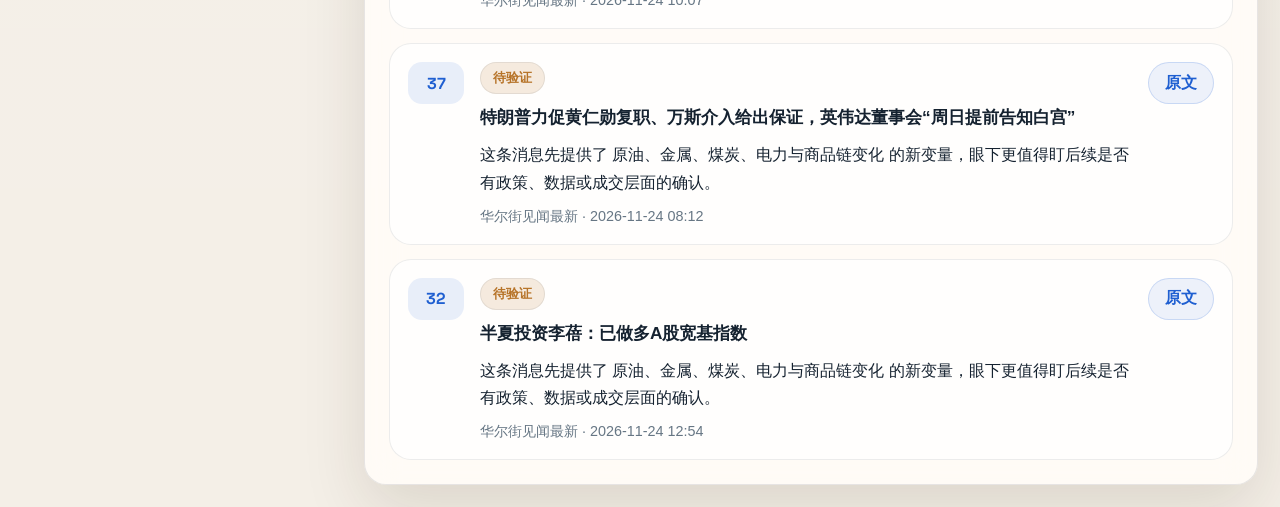
<file: docs/feed.html>
<!doctype html>
<html lang="zh-CN">
  <head>
    <meta charset="utf-8" />
    <meta name="viewport" content="width=device-width, initial-scale=1" />
    <title>全天全量动态 | 小程AI的新闻日报</title>
    <meta name="description" content="查看某个板块从当前统计窗口里抓到的完整动态列表。" />
    <link rel="icon" href="./favicon.svg" type="image/svg+xml" />
    <link rel="preconnect" href="https://fonts.googleapis.com" />
    <link rel="preconnect" href="https://fonts.gstatic.com" crossorigin />
    <link href="https://fonts.googleapis.com/css2?family=Noto+Serif+SC:wght@600;700&family=IBM+Plex+Sans+SC:wght@400;500;600;700&family=Space+Grotesk:wght@500;700&display=swap" rel="stylesheet" />
    <link rel="stylesheet" href="./assets/app.css" />
    <script src="./assets/app.js" defer></script>
  </head>
  <body data-page="feed">
    <div class="site-shell">
      <aside class="site-sidebar">
        <a class="brand-card" href="./index.html"><p class="eyebrow">XIAOCHENG AI</p><h1 id="brand-title">小程AI的新闻日报</h1><p class="brand-copy" id="brand-subtitle">跨市场重点新闻与投研摘要</p></a>
        <section class="sidebar-card"><p class="eyebrow">Live Window</p><h2 class="sidebar-section-title">最新窗口</h2><strong class="sidebar-status-value" id="sidebar-window">等待最新窗口</strong><span class="sidebar-status-meta" id="sidebar-generated">等待最新快照</span></section>
        <section class="sidebar-card"><div class="sidebar-section-head"><p class="eyebrow">Navigation</p><h2 class="sidebar-section-title">页面导航</h2></div><div id="sidebar-nav"></div></section>
        <section class="sidebar-card"><div class="sidebar-section-head"><p class="eyebrow" id="sidebar-category-caption">当前板块上下文</p><h2 class="sidebar-section-title">板块入口</h2><p class="sidebar-copy" id="sidebar-category-summary">等待板块数据</p></div><div class="category-list" id="sidebar-categories"></div></section>
        <section class="sidebar-card"><div class="sidebar-section-head"><p class="eyebrow">Author</p><h2 class="sidebar-section-title" id="contact-author">乐毅</h2></div><div class="sidebar-contact-grid"><div class="sidebar-contact-link"><span>微信</span><strong class="contact-strong" id="contact-wechat">cfu800</strong></div><a class="sidebar-contact-link" id="contact-email-link" href="mailto:3119268060@qq.com"><span>邮箱</span><strong class="contact-strong" id="contact-email-value">3119268060@qq.com</strong></a><a class="sidebar-contact-link" id="repo-link" href="https://github.com/acc6cc6-png/daily-news-insight" target="_blank" rel="noreferrer"><span>仓库</span><strong class="contact-strong">GitHub</strong></a></div></section>
      </aside>
      <main class="site-main"><div id="page-root"></div></main>
    </div>
  </body>
</html>
</file>
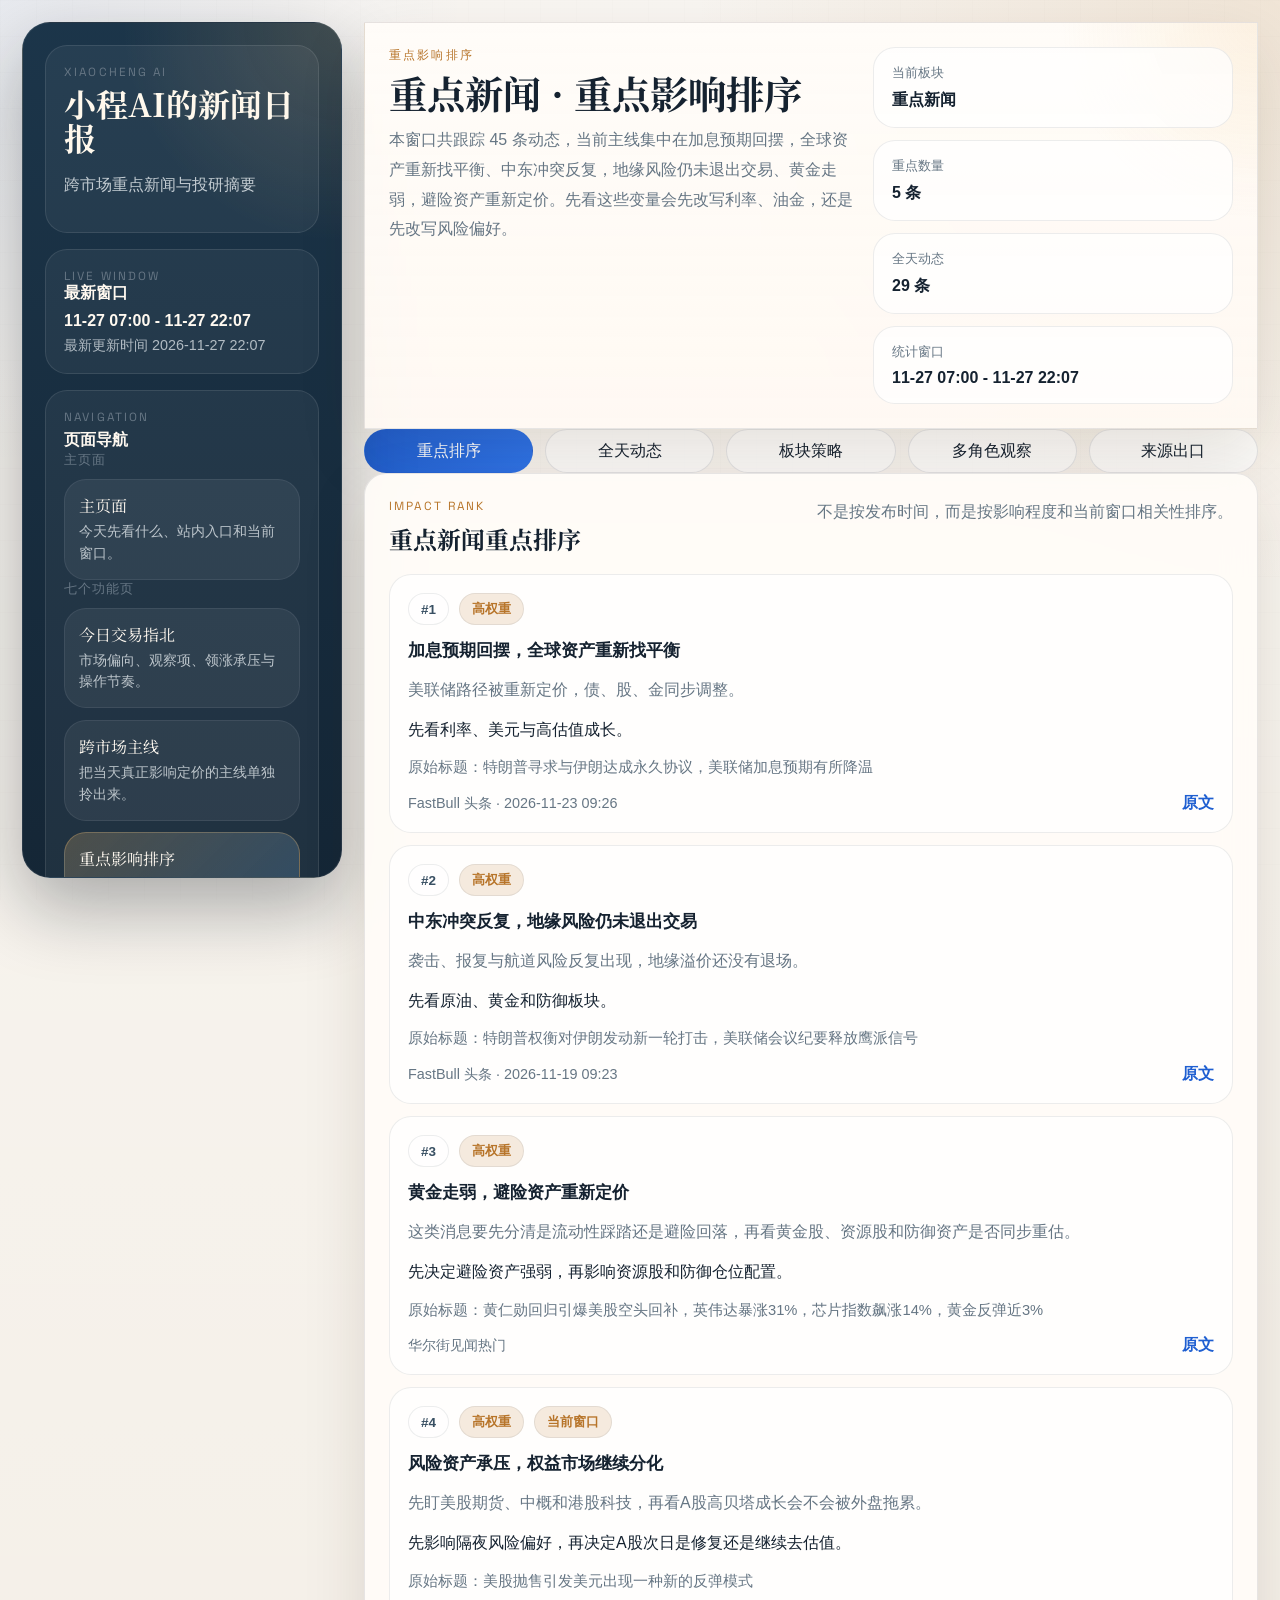
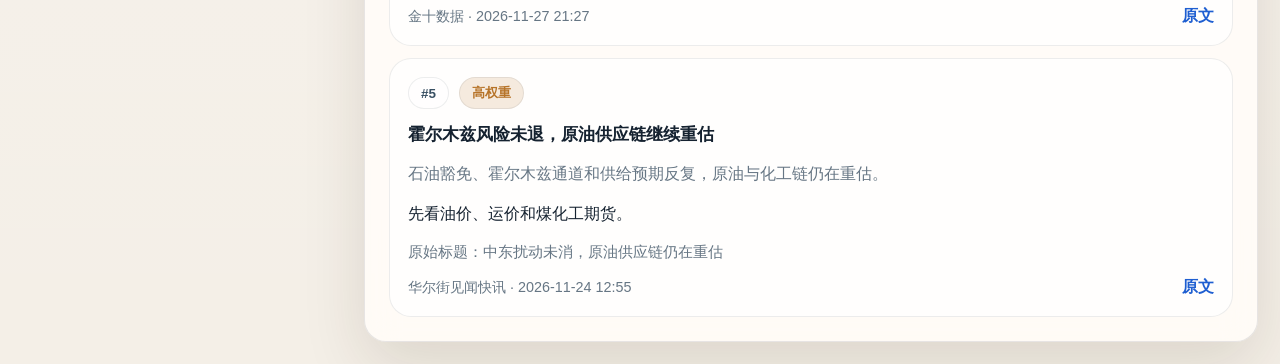
<file: docs/priority.html>
<!doctype html>
<html lang="zh-CN">
  <head>
    <meta charset="utf-8" />
    <meta name="viewport" content="width=device-width, initial-scale=1" />
    <title>重点影响排序 | 小程AI的新闻日报</title>
    <meta name="description" content="按影响程度查看重点新闻，不按时间流堆积。" />
    <link rel="icon" href="./favicon.svg" type="image/svg+xml" />
    <link rel="preconnect" href="https://fonts.googleapis.com" />
    <link rel="preconnect" href="https://fonts.gstatic.com" crossorigin />
    <link href="https://fonts.googleapis.com/css2?family=Noto+Serif+SC:wght@600;700&family=IBM+Plex+Sans+SC:wght@400;500;600;700&family=Space+Grotesk:wght@500;700&display=swap" rel="stylesheet" />
    <link rel="stylesheet" href="./assets/app.css" />
    <script src="./assets/app.js" defer></script>
  </head>
  <body data-page="priority">
    <div class="site-shell">
      <aside class="site-sidebar">
        <a class="brand-card" href="./index.html"><p class="eyebrow">XIAOCHENG AI</p><h1 id="brand-title">小程AI的新闻日报</h1><p class="brand-copy" id="brand-subtitle">跨市场重点新闻与投研摘要</p></a>
        <section class="sidebar-card"><p class="eyebrow">Live Window</p><h2 class="sidebar-section-title">最新窗口</h2><strong class="sidebar-status-value" id="sidebar-window">等待最新窗口</strong><span class="sidebar-status-meta" id="sidebar-generated">等待最新快照</span></section>
        <section class="sidebar-card"><div class="sidebar-section-head"><p class="eyebrow">Navigation</p><h2 class="sidebar-section-title">页面导航</h2></div><div id="sidebar-nav"></div></section>
        <section class="sidebar-card"><div class="sidebar-section-head"><p class="eyebrow" id="sidebar-category-caption">当前板块上下文</p><h2 class="sidebar-section-title">板块入口</h2><p class="sidebar-copy" id="sidebar-category-summary">等待板块数据</p></div><div class="category-list" id="sidebar-categories"></div></section>
        <section class="sidebar-card"><div class="sidebar-section-head"><p class="eyebrow">Author</p><h2 class="sidebar-section-title" id="contact-author">乐毅</h2></div><div class="sidebar-contact-grid"><div class="sidebar-contact-link"><span>微信</span><strong class="contact-strong" id="contact-wechat">cfu800</strong></div><a class="sidebar-contact-link" id="contact-email-link" href="mailto:3119268060@qq.com"><span>邮箱</span><strong class="contact-strong" id="contact-email-value">3119268060@qq.com</strong></a><a class="sidebar-contact-link" id="repo-link" href="https://github.com/acc6cc6-png/daily-news-insight" target="_blank" rel="noreferrer"><span>仓库</span><strong class="contact-strong">GitHub</strong></a></div></section>
      </aside>
      <main class="site-main"><div id="page-root"></div></main>
    </div>
  </body>
</html>
</file>
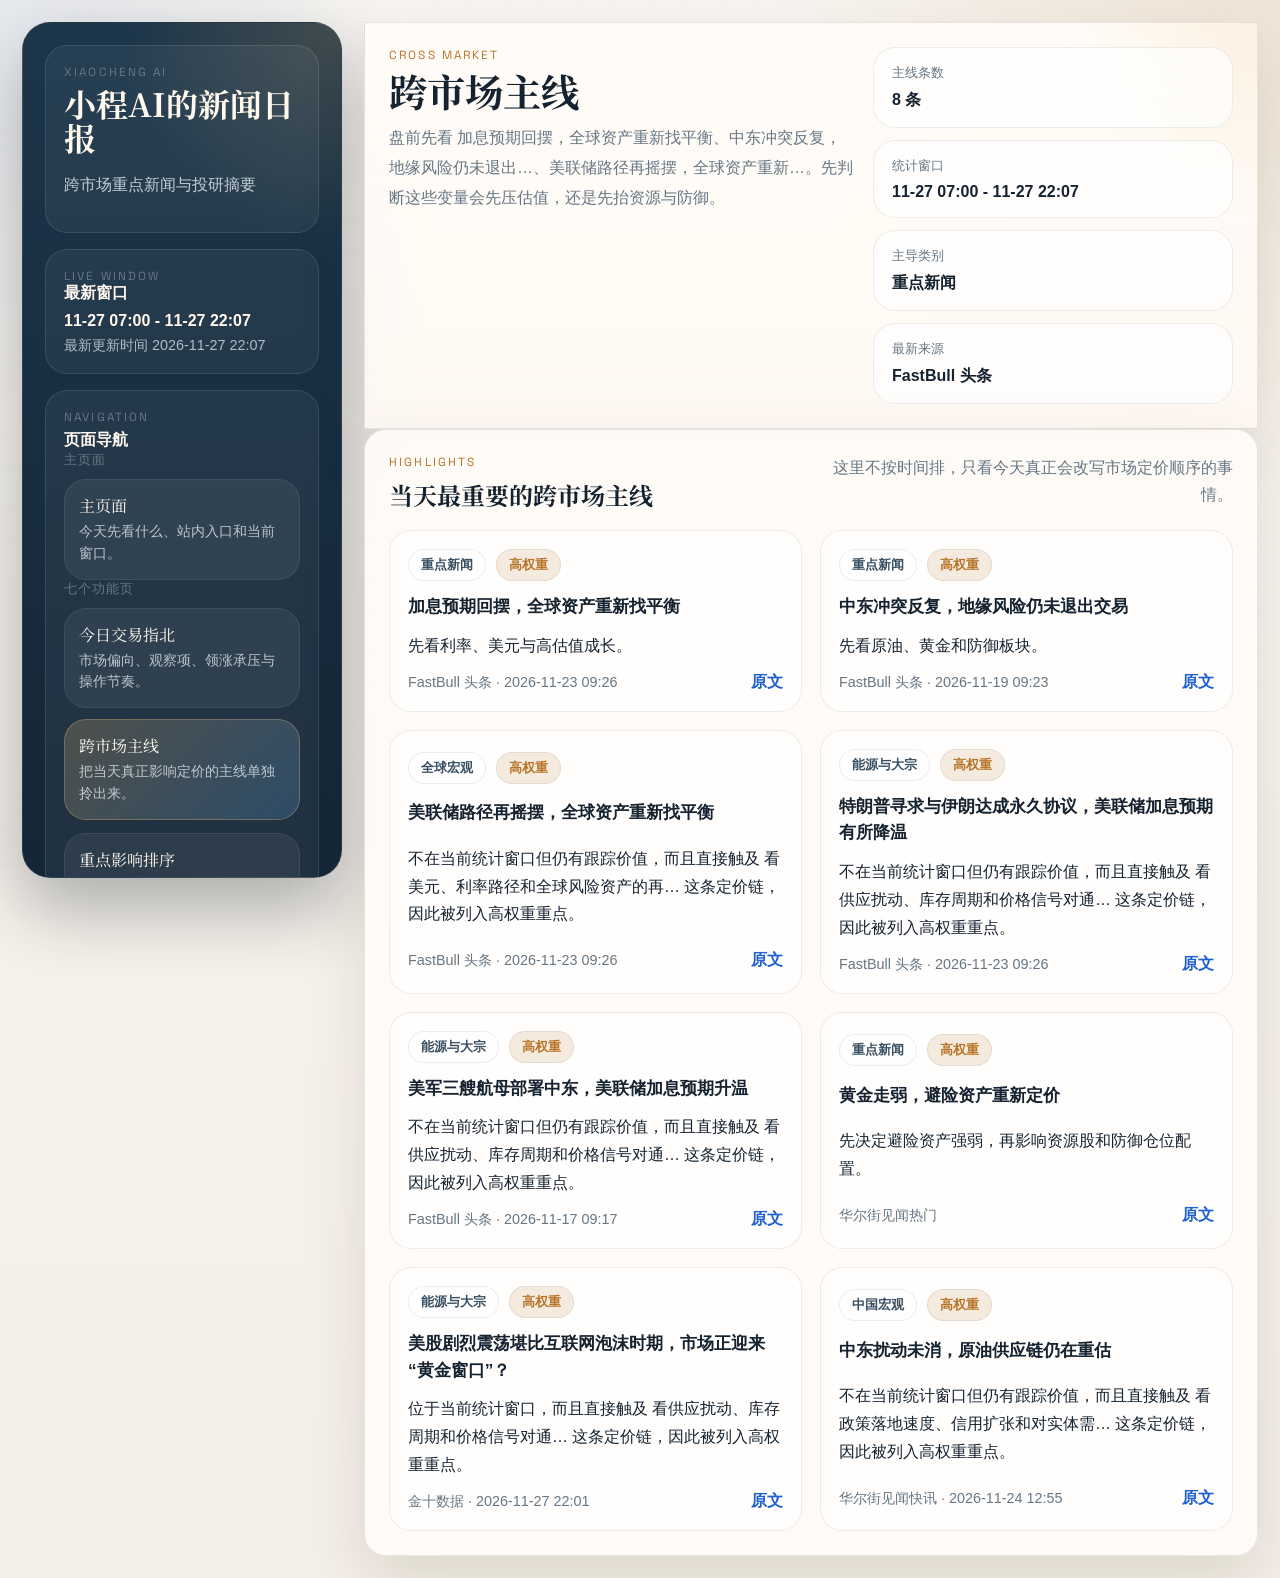
<file: docs/pulse.html>
<!doctype html>
<html lang="zh-CN">
  <head>
    <meta charset="utf-8" />
    <meta name="viewport" content="width=device-width, initial-scale=1" />
    <title>跨市场主线 | 小程AI的新闻日报</title>
    <meta name="description" content="查看当天真正影响定价的跨市场主线，不再和其他模块混在一页。" />
    <link rel="icon" href="./favicon.svg" type="image/svg+xml" />
    <link rel="preconnect" href="https://fonts.googleapis.com" />
    <link rel="preconnect" href="https://fonts.gstatic.com" crossorigin />
    <link href="https://fonts.googleapis.com/css2?family=Noto+Serif+SC:wght@600;700&family=IBM+Plex+Sans+SC:wght@400;500;600;700&family=Space+Grotesk:wght@500;700&display=swap" rel="stylesheet" />
    <link rel="stylesheet" href="./assets/app.css" />
    <script src="./assets/app.js" defer></script>
  </head>
  <body data-page="pulse">
    <div class="site-shell">
      <aside class="site-sidebar">
        <a class="brand-card" href="./index.html"><p class="eyebrow">XIAOCHENG AI</p><h1 id="brand-title">小程AI的新闻日报</h1><p class="brand-copy" id="brand-subtitle">跨市场重点新闻与投研摘要</p></a>
        <section class="sidebar-card"><p class="eyebrow">Live Window</p><h2 class="sidebar-section-title">最新窗口</h2><strong class="sidebar-status-value" id="sidebar-window">等待最新窗口</strong><span class="sidebar-status-meta" id="sidebar-generated">等待最新快照</span></section>
        <section class="sidebar-card"><div class="sidebar-section-head"><p class="eyebrow">Navigation</p><h2 class="sidebar-section-title">页面导航</h2></div><div id="sidebar-nav"></div></section>
        <section class="sidebar-card"><div class="sidebar-section-head"><p class="eyebrow" id="sidebar-category-caption">快速进入板块页</p><h2 class="sidebar-section-title">板块入口</h2><p class="sidebar-copy" id="sidebar-category-summary">等待板块数据</p></div><div class="category-list" id="sidebar-categories"></div></section>
        <section class="sidebar-card"><div class="sidebar-section-head"><p class="eyebrow">Author</p><h2 class="sidebar-section-title" id="contact-author">乐毅</h2></div><div class="sidebar-contact-grid"><div class="sidebar-contact-link"><span>微信</span><strong class="contact-strong" id="contact-wechat">cfu800</strong></div><a class="sidebar-contact-link" id="contact-email-link" href="mailto:3119268060@qq.com"><span>邮箱</span><strong class="contact-strong" id="contact-email-value">3119268060@qq.com</strong></a><a class="sidebar-contact-link" id="repo-link" href="https://github.com/acc6cc6-png/daily-news-insight" target="_blank" rel="noreferrer"><span>仓库</span><strong class="contact-strong">GitHub</strong></a></div></section>
      </aside>
      <main class="site-main"><div id="page-root"></div></main>
    </div>
  </body>
</html>
</file>
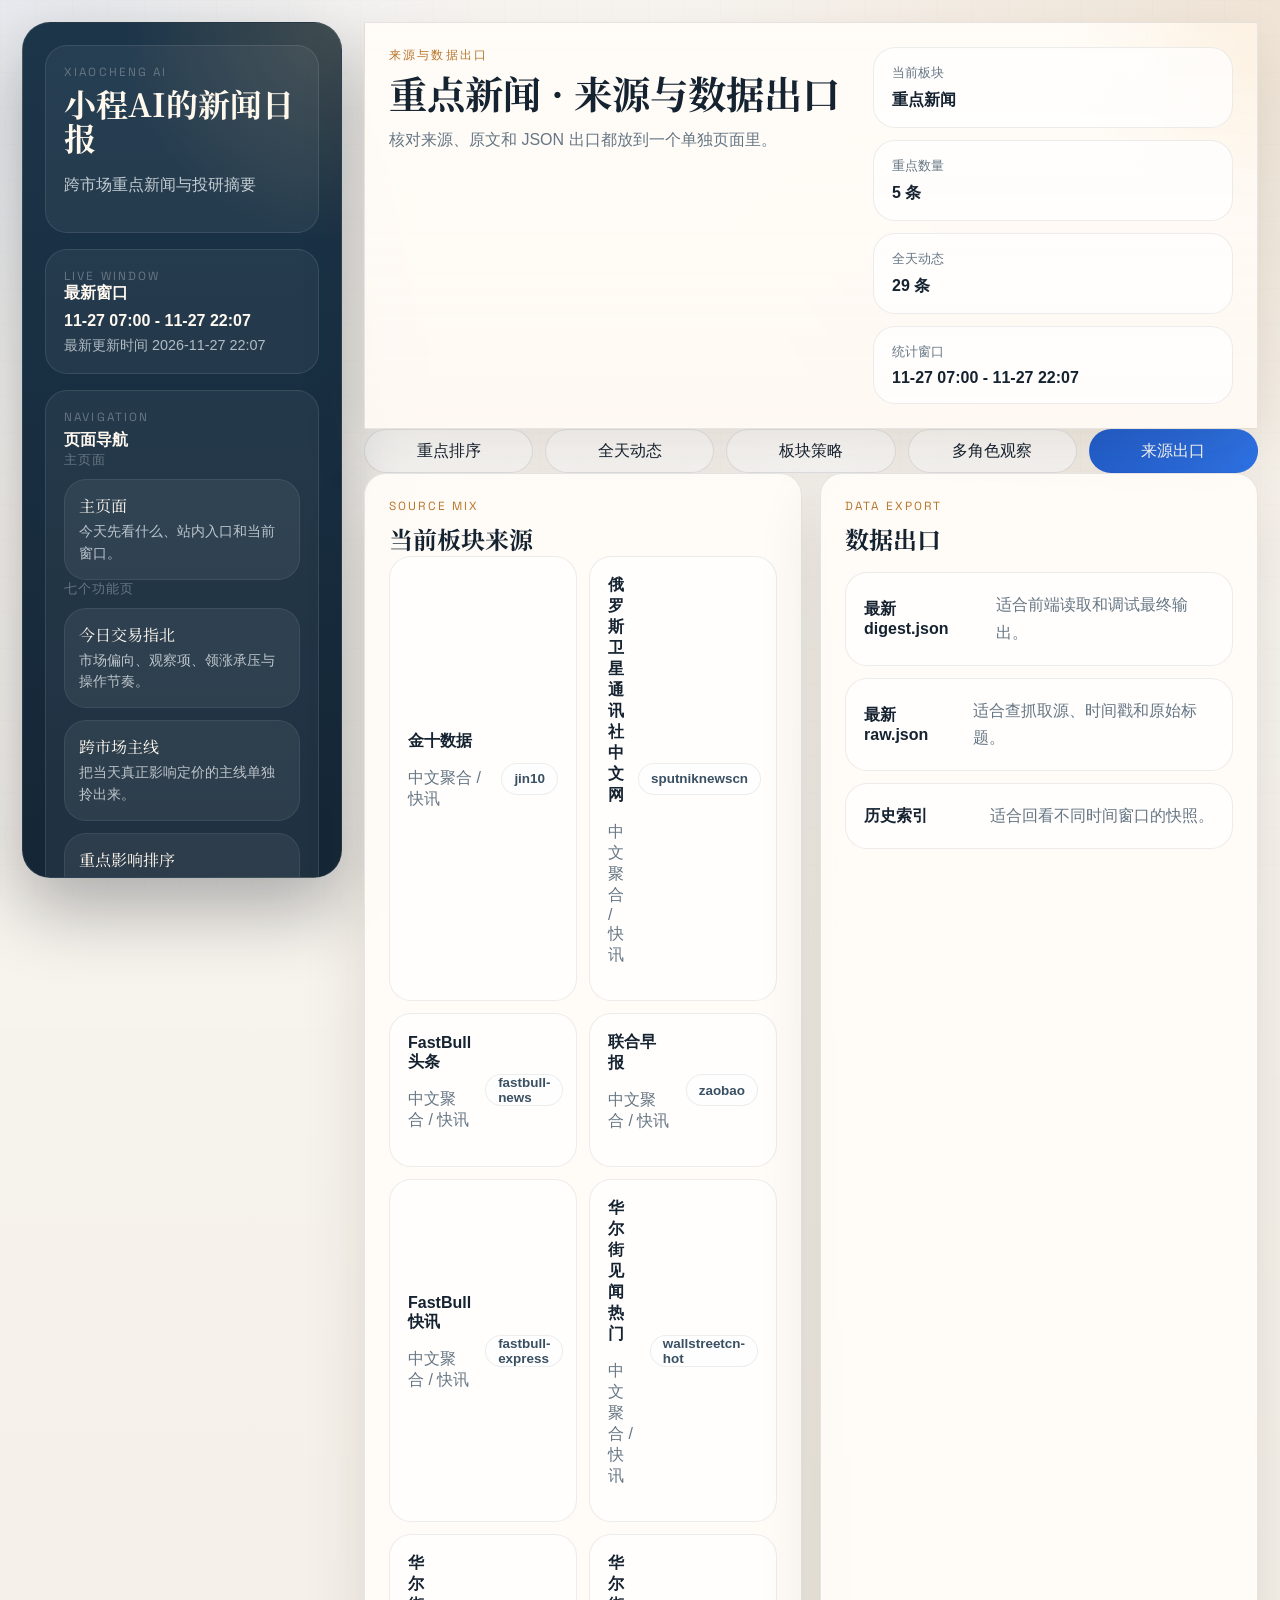
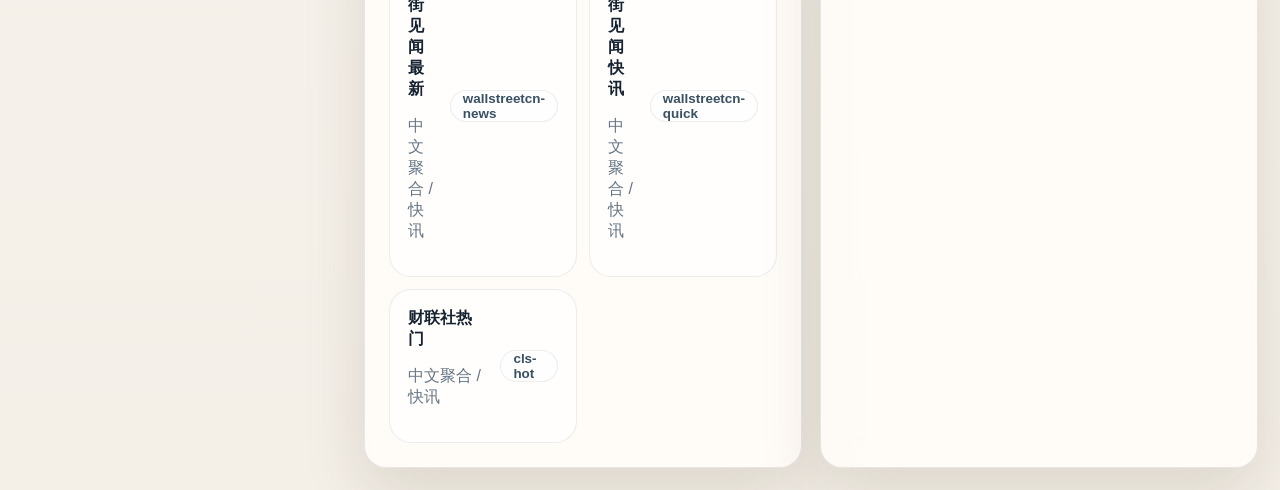
<file: docs/sources.html>
<!doctype html>
<html lang="zh-CN">
  <head>
    <meta charset="utf-8" />
    <meta name="viewport" content="width=device-width, initial-scale=1" />
    <title>来源与数据出口 | 小程AI的新闻日报</title>
    <meta name="description" content="查看当前板块的来源列表、原文入口和数据 JSON 出口。" />
    <link rel="icon" href="./favicon.svg" type="image/svg+xml" />
    <link rel="preconnect" href="https://fonts.googleapis.com" />
    <link rel="preconnect" href="https://fonts.gstatic.com" crossorigin />
    <link href="https://fonts.googleapis.com/css2?family=Noto+Serif+SC:wght@600;700&family=IBM+Plex+Sans+SC:wght@400;500;600;700&family=Space+Grotesk:wght@500;700&display=swap" rel="stylesheet" />
    <link rel="stylesheet" href="./assets/app.css" />
    <script src="./assets/app.js" defer></script>
  </head>
  <body data-page="sources">
    <div class="site-shell">
      <aside class="site-sidebar">
        <a class="brand-card" href="./index.html"><p class="eyebrow">XIAOCHENG AI</p><h1 id="brand-title">小程AI的新闻日报</h1><p class="brand-copy" id="brand-subtitle">跨市场重点新闻与投研摘要</p></a>
        <section class="sidebar-card"><p class="eyebrow">Live Window</p><h2 class="sidebar-section-title">最新窗口</h2><strong class="sidebar-status-value" id="sidebar-window">等待最新窗口</strong><span class="sidebar-status-meta" id="sidebar-generated">等待最新快照</span></section>
        <section class="sidebar-card"><div class="sidebar-section-head"><p class="eyebrow">Navigation</p><h2 class="sidebar-section-title">页面导航</h2></div><div id="sidebar-nav"></div></section>
        <section class="sidebar-card"><div class="sidebar-section-head"><p class="eyebrow" id="sidebar-category-caption">当前板块上下文</p><h2 class="sidebar-section-title">板块入口</h2><p class="sidebar-copy" id="sidebar-category-summary">等待板块数据</p></div><div class="category-list" id="sidebar-categories"></div></section>
        <section class="sidebar-card"><div class="sidebar-section-head"><p class="eyebrow">Author</p><h2 class="sidebar-section-title" id="contact-author">乐毅</h2></div><div class="sidebar-contact-grid"><div class="sidebar-contact-link"><span>微信</span><strong class="contact-strong" id="contact-wechat">cfu800</strong></div><a class="sidebar-contact-link" id="contact-email-link" href="mailto:3119268060@qq.com"><span>邮箱</span><strong class="contact-strong" id="contact-email-value">3119268060@qq.com</strong></a><a class="sidebar-contact-link" id="repo-link" href="https://github.com/acc6cc6-png/daily-news-insight" target="_blank" rel="noreferrer"><span>仓库</span><strong class="contact-strong">GitHub</strong></a></div></section>
      </aside>
      <main class="site-main"><div id="page-root"></div></main>
    </div>
  </body>
</html>
</file>
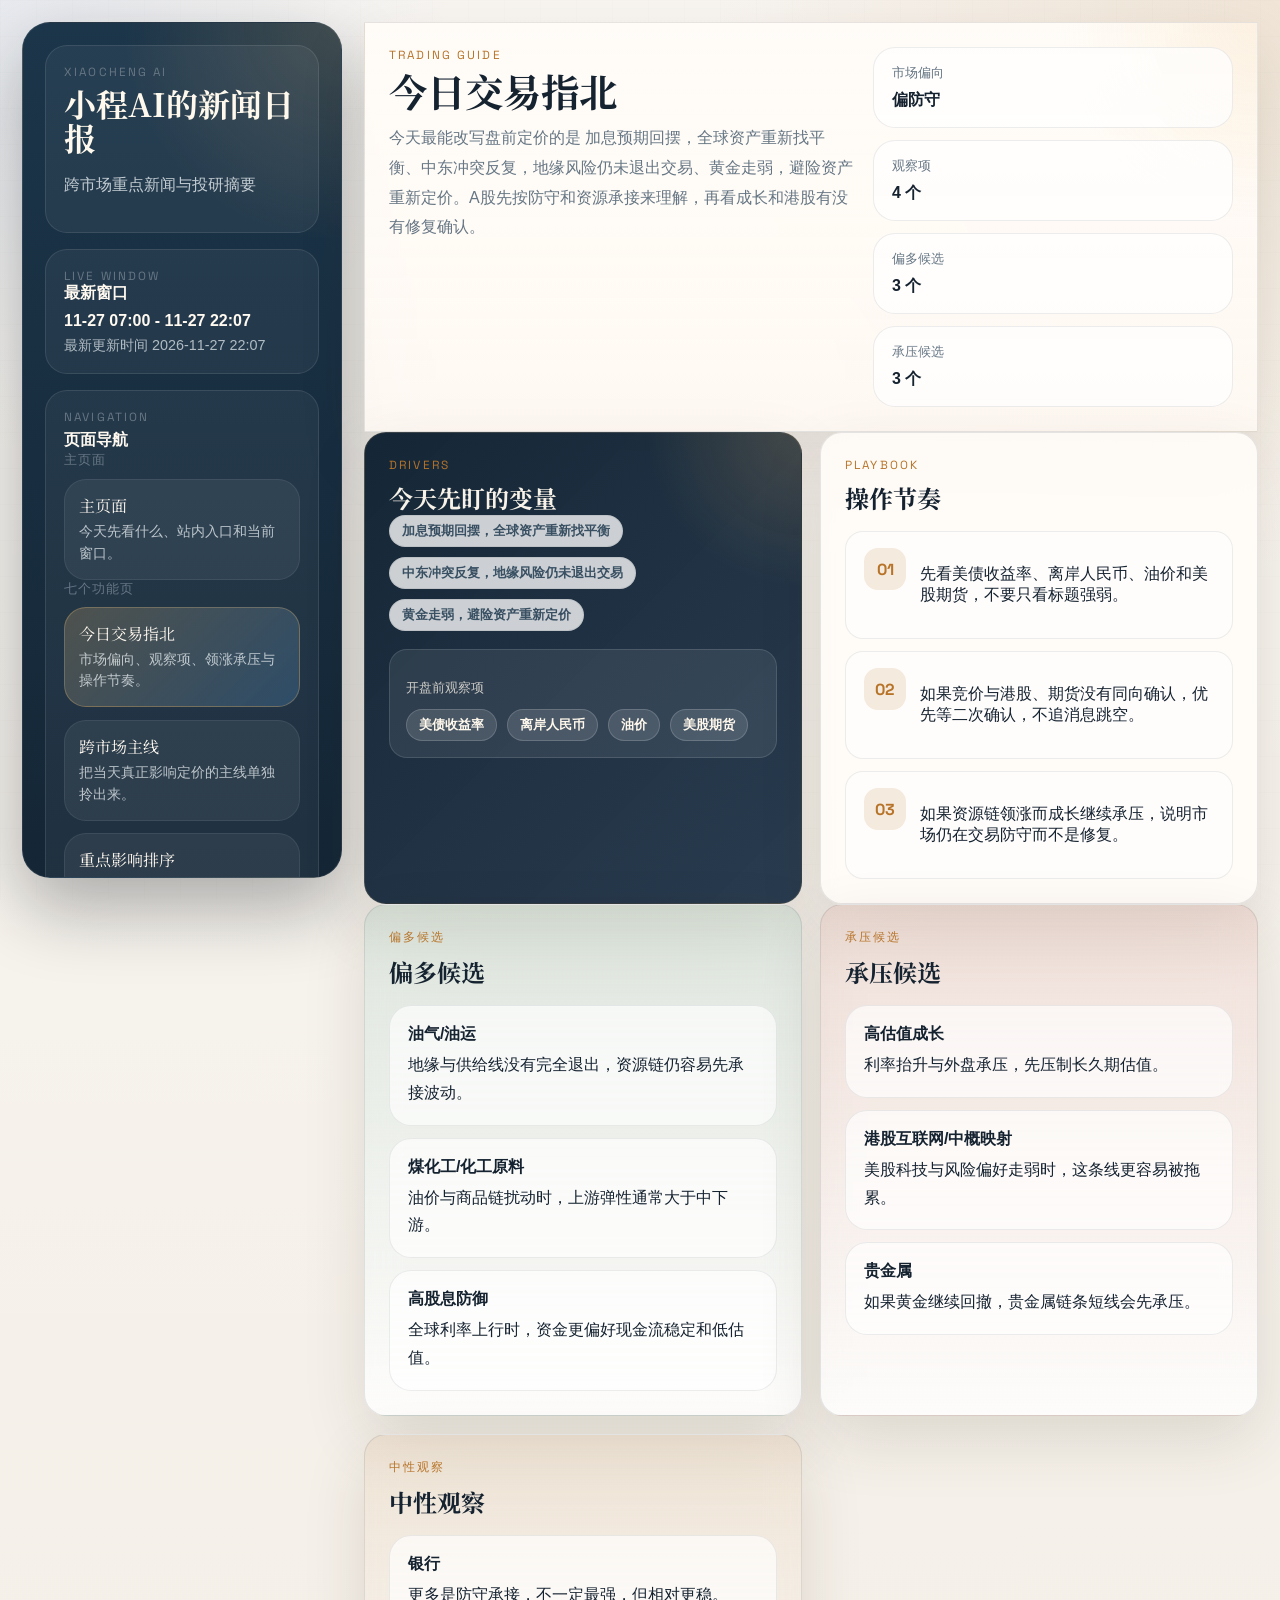
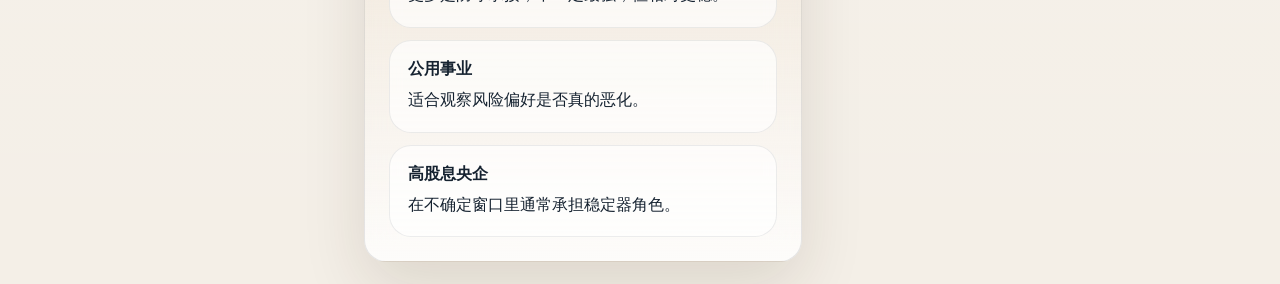
<file: docs/trade.html>
<!doctype html>
<html lang="zh-CN">
  <head>
    <meta charset="utf-8" />
    <meta name="viewport" content="width=device-width, initial-scale=1" />
    <title>今日交易指北 | 小程AI的新闻日报</title>
    <meta name="description" content="查看今日交易指北：市场偏向、观察项、领涨承压和交易节奏。" />
    <link rel="icon" href="./favicon.svg" type="image/svg+xml" />
    <link rel="preconnect" href="https://fonts.googleapis.com" />
    <link rel="preconnect" href="https://fonts.gstatic.com" crossorigin />
    <link href="https://fonts.googleapis.com/css2?family=Noto+Serif+SC:wght@600;700&family=IBM+Plex+Sans+SC:wght@400;500;600;700&family=Space+Grotesk:wght@500;700&display=swap" rel="stylesheet" />
    <link rel="stylesheet" href="./assets/app.css" />
    <script src="./assets/app.js" defer></script>
  </head>
  <body data-page="trade">
    <div class="site-shell">
      <aside class="site-sidebar">
        <a class="brand-card" href="./index.html">
          <p class="eyebrow">XIAOCHENG AI</p>
          <h1 id="brand-title">小程AI的新闻日报</h1>
          <p class="brand-copy" id="brand-subtitle">跨市场重点新闻与投研摘要</p>
        </a>
        <section class="sidebar-card">
          <p class="eyebrow">Live Window</p>
          <h2 class="sidebar-section-title">最新窗口</h2>
          <strong class="sidebar-status-value" id="sidebar-window">等待最新窗口</strong>
          <span class="sidebar-status-meta" id="sidebar-generated">等待最新快照</span>
        </section>
        <section class="sidebar-card">
          <div class="sidebar-section-head">
            <p class="eyebrow">Navigation</p>
            <h2 class="sidebar-section-title">页面导航</h2>
          </div>
          <div id="sidebar-nav"></div>
        </section>
        <section class="sidebar-card">
          <div class="sidebar-section-head">
            <p class="eyebrow" id="sidebar-category-caption">快速进入板块页</p>
            <h2 class="sidebar-section-title">板块入口</h2>
            <p class="sidebar-copy" id="sidebar-category-summary">等待板块数据</p>
          </div>
          <div class="category-list" id="sidebar-categories"></div>
        </section>
        <section class="sidebar-card">
          <div class="sidebar-section-head">
            <p class="eyebrow">Author</p>
            <h2 class="sidebar-section-title" id="contact-author">乐毅</h2>
          </div>
          <div class="sidebar-contact-grid">
            <div class="sidebar-contact-link"><span>微信</span><strong class="contact-strong" id="contact-wechat">cfu800</strong></div>
            <a class="sidebar-contact-link" id="contact-email-link" href="mailto:3119268060@qq.com"><span>邮箱</span><strong class="contact-strong" id="contact-email-value">3119268060@qq.com</strong></a>
            <a class="sidebar-contact-link" id="repo-link" href="https://github.com/acc6cc6-png/daily-news-insight" target="_blank" rel="noreferrer"><span>仓库</span><strong class="contact-strong">GitHub</strong></a>
          </div>
        </section>
      </aside>
      <main class="site-main"><div id="page-root"></div></main>
    </div>
  </body>
</html>
</file>
<file: docs/assets/app.css>
:root {
  --bg: #f4efe7;
  --bg-glow: rgba(192, 131, 58, 0.15);
  --paper: rgba(255, 252, 248, 0.92);
  --paper-strong: rgba(255, 255, 255, 0.98);
  --paper-muted: rgba(255, 255, 255, 0.7);
  --ink: #152230;
  --ink-soft: #395063;
  --muted: #667684;
  --line: rgba(21, 34, 48, 0.1);
  --line-strong: rgba(21, 34, 48, 0.18);
  --brand: #b77429;
  --brand-soft: rgba(183, 116, 41, 0.14);
  --blue: #1f5fd1;
  --blue-soft: rgba(31, 95, 209, 0.12);
  --green: #0f7a61;
  --green-soft: rgba(15, 122, 97, 0.12);
  --red: #bb3b2f;
  --red-soft: rgba(187, 59, 47, 0.12);
  --sidebar: #102232;
  --sidebar-strong: #173146;
  --sidebar-line: rgba(255, 255, 255, 0.08);
  --shadow: 0 24px 64px rgba(48, 31, 10, 0.12);
  --sidebar-shadow: 0 30px 72px rgba(9, 19, 29, 0.32);
  --radius-xl: 28px;
  --radius-lg: 22px;
  --radius-md: 18px;
  --radius-sm: 14px;
}

* {
  box-sizing: border-box;
}

html,
body {
  margin: 0;
  min-height: 100%;
}

body {
  color: var(--ink);
  font-family: "IBM Plex Sans SC", sans-serif;
  background:
    radial-gradient(circle at top right, var(--bg-glow), transparent 25%),
    radial-gradient(circle at left top, rgba(31, 95, 209, 0.08), transparent 20%),
    linear-gradient(180deg, rgba(255, 255, 255, 0.45), rgba(255, 255, 255, 0)),
    var(--bg);
}

body::before {
  content: "";
  position: fixed;
  inset: 0;
  pointer-events: none;
  opacity: 0.3;
  background-image:
    linear-gradient(rgba(21, 34, 48, 0.03) 1px, transparent 1px),
    linear-gradient(90deg, rgba(21, 34, 48, 0.03) 1px, transparent 1px);
  background-size: 36px 36px;
}

a,
button {
  color: inherit;
  font: inherit;
}

.eyebrow {
  margin: 0;
  color: var(--brand);
  font-family: "Space Grotesk", sans-serif;
  font-size: 0.74rem;
  letter-spacing: 0.18em;
  text-transform: uppercase;
}

.site-shell {
  position: relative;
  z-index: 1;
  display: grid;
  grid-template-columns: 320px minmax(0, 1fr);
  gap: 22px;
  max-width: 1680px;
  margin: 0 auto;
  padding: 22px;
}

.site-sidebar {
  position: sticky;
  top: 22px;
  display: grid;
  align-content: start;
  gap: 16px;
  height: calc(100vh - 44px);
  overflow: auto;
  padding: 22px;
  border-radius: var(--radius-xl);
  color: #eef3f6;
  border: 1px solid var(--sidebar-line);
  background:
    radial-gradient(circle at top right, rgba(238, 187, 111, 0.18), transparent 24%),
    linear-gradient(180deg, rgba(23, 49, 70, 0.98), rgba(16, 34, 50, 0.98));
  box-shadow: var(--sidebar-shadow);
}

.brand-card,
.sidebar-card,
.nav-link,
.category-link,
.surface,
.module-card,
.story-card,
.mini-card,
.metric-card,
.source-card,
.monitor-card,
.action-card,
.signal-card,
.comment-card,
.feed-row {
  border-radius: var(--radius-lg);
}

.brand-card,
.sidebar-card {
  padding: 18px;
  border: 1px solid rgba(238, 243, 246, 0.1);
  background: rgba(255, 255, 255, 0.05);
}

.brand-card {
  text-decoration: none;
}

.brand-card h1,
.page-hero h1,
.section-title,
.nav-link-title {
  font-family: "Noto Serif SC", serif;
}

.brand-card h1 {
  margin: 8px 0 10px;
  color: #fff8ec;
  font-size: 2rem;
  line-height: 1.06;
}

.brand-card p,
.sidebar-card p,
.nav-link-copy,
.category-link-copy,
.section-hint,
.section-copy,
.hero-text,
.story-summary,
.story-origin,
.monitor-meta-copy,
.feed-footnote {
  color: var(--muted);
}

.brand-card .brand-copy,
.sidebar-card .sidebar-copy {
  color: rgba(238, 243, 246, 0.78);
  line-height: 1.7;
}

.sidebar-status-value,
.contact-strong {
  display: block;
  color: #fff9f0;
  font-weight: 700;
}

.sidebar-status-value {
  margin-top: 8px;
}

.sidebar-status-meta {
  display: block;
  margin-top: 6px;
  color: rgba(238, 243, 246, 0.7);
  font-size: 0.9rem;
}

.sidebar-section-head {
  display: grid;
  gap: 6px;
}

.sidebar-section-title {
  margin: 0;
  color: #fff9f0;
  font-size: 1rem;
}

.nav-group {
  display: grid;
  gap: 10px;
}

.nav-group-label {
  margin: 0;
  color: rgba(238, 243, 246, 0.62);
  font-size: 0.82rem;
  letter-spacing: 0.08em;
  text-transform: uppercase;
}

.nav-group-items,
.category-list,
.module-grid,
.stack-list,
.story-list,
.feed-list,
.comment-grid,
.monitor-grid,
.source-grid,
.card-grid,
.signal-grid,
.action-row,
.chip-row,
.page-tabs {
  display: grid;
  gap: 12px;
}

.nav-link,
.category-link {
  display: block;
  padding: 14px;
  text-decoration: none;
  border: 1px solid rgba(238, 243, 246, 0.08);
  background: rgba(255, 255, 255, 0.06);
  transition: transform 160ms ease, border-color 160ms ease, background 160ms ease;
}

.nav-link:hover,
.nav-link.is-active,
.category-link:hover,
.category-link.is-active {
  transform: translateY(-1px);
}

.nav-link.is-active,
.category-link.is-active {
  border-color: rgba(238, 187, 111, 0.3);
  background: linear-gradient(135deg, rgba(238, 187, 111, 0.22), rgba(52, 88, 120, 0.7));
}

.nav-link-title,
.category-link-title {
  display: block;
  margin-bottom: 4px;
  color: #fff9f0;
  font-size: 1rem;
}

.nav-link-copy,
.category-link-copy {
  display: block;
  color: rgba(238, 243, 246, 0.74);
  line-height: 1.55;
  font-size: 0.88rem;
}

.sidebar-contact-grid {
  display: grid;
  gap: 10px;
}

.sidebar-contact-link {
  display: flex;
  justify-content: space-between;
  gap: 10px;
  align-items: center;
  padding: 12px 14px;
  text-decoration: none;
  border-radius: var(--radius-sm);
  border: 1px solid rgba(238, 243, 246, 0.08);
  background: rgba(255, 255, 255, 0.06);
}

.site-main {
  display: grid;
  align-content: start;
  gap: 18px;
}

.mobile-shellbar {
  display: none;
}

.page-hero,
.surface {
  padding: 24px;
  border: 1px solid var(--line);
  background: var(--paper);
  box-shadow: var(--shadow);
  backdrop-filter: blur(16px);
}

.page-hero {
  background:
    radial-gradient(circle at top right, rgba(238, 187, 111, 0.16), transparent 20%),
    linear-gradient(180deg, rgba(255, 252, 248, 0.98), rgba(255, 249, 243, 0.9));
}

.hero-grid,
.dashboard-grid,
.triple-grid,
.card-grid--three {
  display: grid;
  gap: 18px;
}

.hero-grid {
  grid-template-columns: minmax(0, 1.2fr) 360px;
}

.page-hero h1 {
  margin: 8px 0 12px;
  font-size: clamp(2rem, 3vw, 3rem);
  line-height: 1.08;
}

.hero-text,
.section-copy {
  margin: 0;
  line-height: 1.85;
}

.metric-grid {
  display: grid;
  gap: 12px;
}

.metric-card {
  padding: 16px 18px;
  border: 1px solid rgba(21, 34, 48, 0.08);
  background: rgba(255, 255, 255, 0.72);
}

.metric-label,
.signal-label,
.subsurface-label {
  display: block;
  color: var(--muted);
  font-size: 0.84rem;
}

.metric-card strong {
  display: block;
  margin-top: 8px;
  font-size: 1rem;
}

.dashboard-grid {
  grid-template-columns: repeat(3, minmax(0, 1fr));
}

.triple-grid {
  grid-template-columns: repeat(3, minmax(0, 1fr));
}

.surface--dark {
  color: #f8f2e8;
  border-color: rgba(238, 187, 111, 0.12);
  background:
    radial-gradient(circle at top right, rgba(238, 187, 111, 0.18), transparent 24%),
    linear-gradient(135deg, rgba(16, 34, 50, 0.98), rgba(33, 52, 72, 0.96));
}

.section-title {
  margin: 8px 0 0;
  font-size: 1.5rem;
}

.section-head {
  display: flex;
  justify-content: space-between;
  gap: 16px;
  align-items: flex-start;
  margin-bottom: 18px;
}

.section-hint {
  margin: 0;
  max-width: 420px;
  line-height: 1.7;
  text-align: right;
}

.section-copy--light,
.surface--dark .metric-label,
.surface--dark .subsurface-label {
  color: rgba(248, 242, 232, 0.78);
}

.chip-row {
  display: flex;
  gap: 10px;
  flex-wrap: wrap;
}

.chip {
  min-height: 32px;
  display: inline-flex;
  align-items: center;
  padding: 0 12px;
  border-radius: 999px;
  border: 1px solid rgba(21, 34, 48, 0.08);
  background: rgba(255, 255, 255, 0.78);
  color: var(--ink-soft);
  font-size: 0.84rem;
  font-weight: 700;
}

.chip--soft {
  background: rgba(255, 255, 255, 0.12);
  color: #fff8ec;
  border-color: rgba(255, 255, 255, 0.16);
}

.chip--bullish {
  color: var(--green);
  background: var(--green-soft);
}

.chip--bearish {
  color: var(--red);
  background: var(--red-soft);
}

.chip--watch,
.chip--window {
  color: var(--brand);
  background: var(--brand-soft);
}

.action-row {
  display: flex;
  gap: 12px;
  flex-wrap: wrap;
  margin-top: 18px;
}

.action-link,
.text-link {
  text-decoration: none;
  font-weight: 700;
}

.action-link {
  min-height: 42px;
  display: inline-flex;
  align-items: center;
  justify-content: center;
  padding: 0 16px;
  border-radius: 999px;
  color: #fff;
  background: linear-gradient(135deg, #215fd0, #2f75ea);
}

.action-link--secondary {
  color: var(--blue);
  border: 1px solid rgba(31, 95, 209, 0.18);
  background: rgba(31, 95, 209, 0.08);
}

.text-link {
  color: var(--blue);
}

.subsurface {
  margin-top: 18px;
  padding: 16px;
  border-radius: var(--radius-md);
  border: 1px solid rgba(255, 255, 255, 0.12);
  background: rgba(255, 255, 255, 0.08);
}

.subsurface-label {
  margin-bottom: 12px;
}

.module-grid {
  grid-template-columns: repeat(2, minmax(0, 1fr));
}

.module-card,
.story-card,
.mini-card,
.source-card,
.monitor-card,
.action-card,
.signal-card,
.comment-card,
.feed-row {
  padding: 18px;
  border: 1px solid rgba(21, 34, 48, 0.08);
  background: rgba(255, 255, 255, 0.66);
}

.module-card {
  display: grid;
  gap: 12px;
}

.module-card h3,
.story-card h3,
.monitor-card h3,
.feed-main h3 {
  margin: 0;
  font-size: 1.08rem;
  line-height: 1.55;
}

.module-card p,
.story-card p,
.mini-card p,
.action-card p,
.signal-card p,
.comment-card p,
.feed-main p,
.monitor-card p {
  margin: 0;
  line-height: 1.74;
}

.module-badge {
  width: fit-content;
  min-height: 32px;
  display: inline-flex;
  align-items: center;
  padding: 0 12px;
  border-radius: 999px;
  color: var(--blue);
  background: var(--blue-soft);
  font-size: 0.84rem;
  font-weight: 700;
}

.module-footer,
.story-footer,
.monitor-head,
.comment-head,
.metric-line {
  display: flex;
  justify-content: space-between;
  gap: 12px;
  align-items: center;
  flex-wrap: wrap;
}

.module-footer span,
.story-footer span,
.feed-footnote,
.comment-emotion,
.monitor-meta-copy {
  color: var(--muted);
  font-size: 0.9rem;
}

.stack-list {
  margin-top: 16px;
}

.stack-list--compact {
  margin-top: 14px;
}

.mini-card strong,
.source-card strong,
.monitor-item strong {
  display: block;
  margin-bottom: 6px;
}

.mini-card--link,
.source-card,
.action-card,
.monitor-item {
  text-decoration: none;
}

.mini-card--bullet span {
  color: var(--muted);
  font-size: 0.9rem;
}

.mini-card--empty {
  background: rgba(255, 255, 255, 0.5);
}

.story-list,
.feed-list {
  margin-top: 16px;
}

.story-card {
  display: grid;
  gap: 12px;
}

.story-meta {
  display: flex;
  gap: 10px;
  flex-wrap: wrap;
  align-items: center;
}

.story-origin {
  font-size: 0.92rem;
}

.feed-list {
  gap: 14px;
}

.feed-row {
  display: grid;
  grid-template-columns: 56px minmax(0, 1fr) auto;
  gap: 16px;
  align-items: start;
}

.feed-rank,
.numbered-index {
  min-width: 42px;
  min-height: 42px;
  display: inline-flex;
  align-items: center;
  justify-content: center;
  border-radius: 14px;
  font-family: "Space Grotesk", sans-serif;
  font-weight: 700;
}

.feed-rank {
  color: var(--blue);
  background: rgba(31, 95, 209, 0.1);
}

.feed-main {
  display: grid;
  gap: 10px;
}

.page-tabs {
  grid-auto-flow: column;
  grid-auto-columns: minmax(140px, 1fr);
  overflow: auto;
}

.page-tab {
  display: inline-flex;
  justify-content: center;
  align-items: center;
  min-height: 44px;
  padding: 0 14px;
  text-decoration: none;
  border-radius: 999px;
  border: 1px solid var(--line);
  background: rgba(255, 255, 255, 0.7);
  white-space: nowrap;
}

.page-tab.is-active {
  color: #fff;
  background: linear-gradient(135deg, #215fd0, #2f75ea);
  border-color: transparent;
}

.card-grid {
  margin-top: 16px;
}

.card-grid--three,
.comment-grid,
.source-grid {
  grid-template-columns: repeat(3, minmax(0, 1fr));
}

.signal-grid {
  grid-template-columns: repeat(3, minmax(0, 1fr));
  margin-top: 16px;
}

.signal-card--bullish {
  background: linear-gradient(180deg, rgba(15, 122, 97, 0.12), rgba(255, 255, 255, 0.72));
}

.signal-card--bearish {
  background: linear-gradient(180deg, rgba(187, 59, 47, 0.12), rgba(255, 255, 255, 0.72));
}

.signal-card--watch {
  background: linear-gradient(180deg, rgba(183, 116, 41, 0.12), rgba(255, 255, 255, 0.72));
}

.numbered-item {
  display: grid;
  grid-template-columns: auto 1fr;
  gap: 14px;
  align-items: start;
  padding: 16px 18px;
  border-radius: var(--radius-md);
  border: 1px solid rgba(21, 34, 48, 0.08);
  background: rgba(255, 255, 255, 0.58);
}

.numbered-index {
  color: var(--brand);
  background: var(--brand-soft);
}

.tone-card--bullish {
  background: linear-gradient(180deg, rgba(15, 122, 97, 0.1), rgba(255, 255, 255, 0.8));
}

.tone-card--bearish {
  background: linear-gradient(180deg, rgba(187, 59, 47, 0.1), rgba(255, 255, 255, 0.8));
}

.tone-card--watch {
  background: linear-gradient(180deg, rgba(183, 116, 41, 0.1), rgba(255, 255, 255, 0.8));
}

.source-card,
.action-card {
  display: flex;
  justify-content: space-between;
  gap: 14px;
  align-items: center;
}

.source-card p,
.action-card p {
  color: var(--muted);
}

.monitor-grid {
  grid-template-columns: repeat(2, minmax(0, 1fr));
  margin-top: 16px;
}

.monitor-head {
  margin-bottom: 12px;
}

.monitor-item {
  display: grid;
  gap: 6px;
  padding: 12px 14px;
  border-radius: var(--radius-md);
  border: 1px dashed rgba(21, 34, 48, 0.12);
  background: rgba(255, 255, 255, 0.45);
}

.monitor-item span {
  color: var(--muted);
  font-size: 0.9rem;
}

.error-card {
  background: rgba(255, 255, 255, 0.84);
}

@media (max-width: 1400px) {
  .dashboard-grid,
  .card-grid--three,
  .signal-grid,
  .comment-grid,
  .source-grid,
  .triple-grid {
    grid-template-columns: repeat(2, minmax(0, 1fr));
  }
}

@media (max-width: 1240px) {
  .site-shell {
    grid-template-columns: 1fr;
  }

  .site-sidebar {
    position: static;
    height: auto;
    overflow: visible;
  }

  .hero-grid,
  .dashboard-grid {
    grid-template-columns: 1fr;
  }
}

@media (max-width: 900px) {
  .site-sidebar {
    display: none;
  }

  .site-shell {
    grid-template-columns: 1fr;
  }

  .mobile-shellbar {
    position: sticky;
    top: calc(10px + env(safe-area-inset-top, 0px));
    z-index: 6;
    display: grid;
    gap: 12px;
    padding: 16px;
    border-radius: var(--radius-lg);
    border: 1px solid var(--line);
    background:
      linear-gradient(180deg, rgba(255, 252, 248, 0.98), rgba(255, 249, 243, 0.94));
    box-shadow: var(--shadow);
  }

  .mobile-shellbar-head {
    display: flex;
    justify-content: space-between;
    gap: 12px;
    align-items: flex-start;
  }

  .mobile-shellbar-head h2 {
    margin: 8px 0 0;
    font-family: "Noto Serif SC", serif;
    font-size: 1.15rem;
  }

  .mobile-shellbar-status,
  .mobile-shellbar-note {
    display: grid;
    gap: 4px;
    text-align: right;
  }

  .mobile-shellbar-status span,
  .mobile-shellbar-note span {
    color: var(--muted);
    font-size: 0.8rem;
  }

  .mobile-shellbar-status strong,
  .mobile-shellbar-note strong {
    font-size: 0.9rem;
  }

  .mobile-shellbar-scroll {
    display: flex;
    gap: 10px;
    overflow: auto;
    padding-bottom: 2px;
    scroll-snap-type: x proximity;
    scrollbar-width: none;
  }

  .mobile-shellbar-scroll::-webkit-scrollbar {
    display: none;
  }

  .mobile-pill,
  .mobile-board-pill {
    flex: 0 0 auto;
    display: inline-flex;
    align-items: center;
    min-height: 38px;
    padding: 0 14px;
    border-radius: 999px;
    text-decoration: none;
    border: 1px solid var(--line);
    background: rgba(255, 255, 255, 0.86);
    scroll-snap-align: start;
    white-space: nowrap;
  }

  .mobile-pill.is-active,
  .mobile-board-pill.is-active {
    color: #fff;
    border-color: transparent;
    background: linear-gradient(135deg, #215fd0, #2f75ea);
  }

  .page-stack {
    display: grid;
    gap: 14px;
    padding-bottom: calc(18px + env(safe-area-inset-bottom, 0px));
  }

  .module-grid,
  .card-grid--three,
  .signal-grid,
  .comment-grid,
  .source-grid,
  .triple-grid,
  .monitor-grid {
    grid-template-columns: 1fr;
  }

  .feed-row {
    grid-template-columns: 1fr;
  }

  .page-hero {
    padding: 18px;
  }

  .page-hero h1 {
    font-size: 1.7rem;
  }

  .metric-grid {
    grid-template-columns: repeat(2, minmax(0, 1fr));
  }

  .page-tabs {
    grid-auto-columns: max-content;
    padding-bottom: 2px;
  }

  .section-head {
    flex-direction: column;
    align-items: stretch;
  }

  .section-hint {
    max-width: none;
    text-align: left;
  }
}

@media (max-width: 760px) {
  .site-shell {
    padding: 14px;
  }

  .page-hero,
  .surface {
    padding: 18px;
  }

  .module-footer,
  .story-footer,
  .source-card,
  .action-card,
  .sidebar-contact-link {
    align-items: flex-start;
  }

  .page-tab {
    justify-content: flex-start;
  }

  .page-stack--trade .triple-grid,
  .page-stack--pulse .card-grid--three,
  .page-stack--comments .comment-grid,
  .page-stack--sources .source-grid,
  .page-stack--boards .signal-grid {
    display: grid;
    grid-auto-flow: column;
    grid-auto-columns: minmax(82vw, 1fr);
    overflow: auto;
    scroll-snap-type: x proximity;
  }

  .page-stack--trade .tone-card,
  .page-stack--pulse .story-card,
  .page-stack--comments .comment-card,
  .page-stack--sources .source-card,
  .page-stack--boards .signal-card {
    scroll-snap-align: start;
  }

  .page-stack--priority .story-card,
  .page-stack--feed .feed-row,
  .page-stack--boards .mini-card,
  .page-stack--sources .action-card {
    padding: 16px;
  }

  .page-stack--priority .story-origin {
    display: none;
  }

  .page-stack--feed .feed-row {
    gap: 12px;
  }

  .page-stack--feed .feed-rank {
    min-height: 36px;
    min-width: 36px;
  }

  .page-stack--home .module-grid {
    grid-template-columns: 1fr;
  }

  .page-stack--home .module-card,
  .page-stack--about .mini-card {
    padding: 16px;
  }
}
</file>
